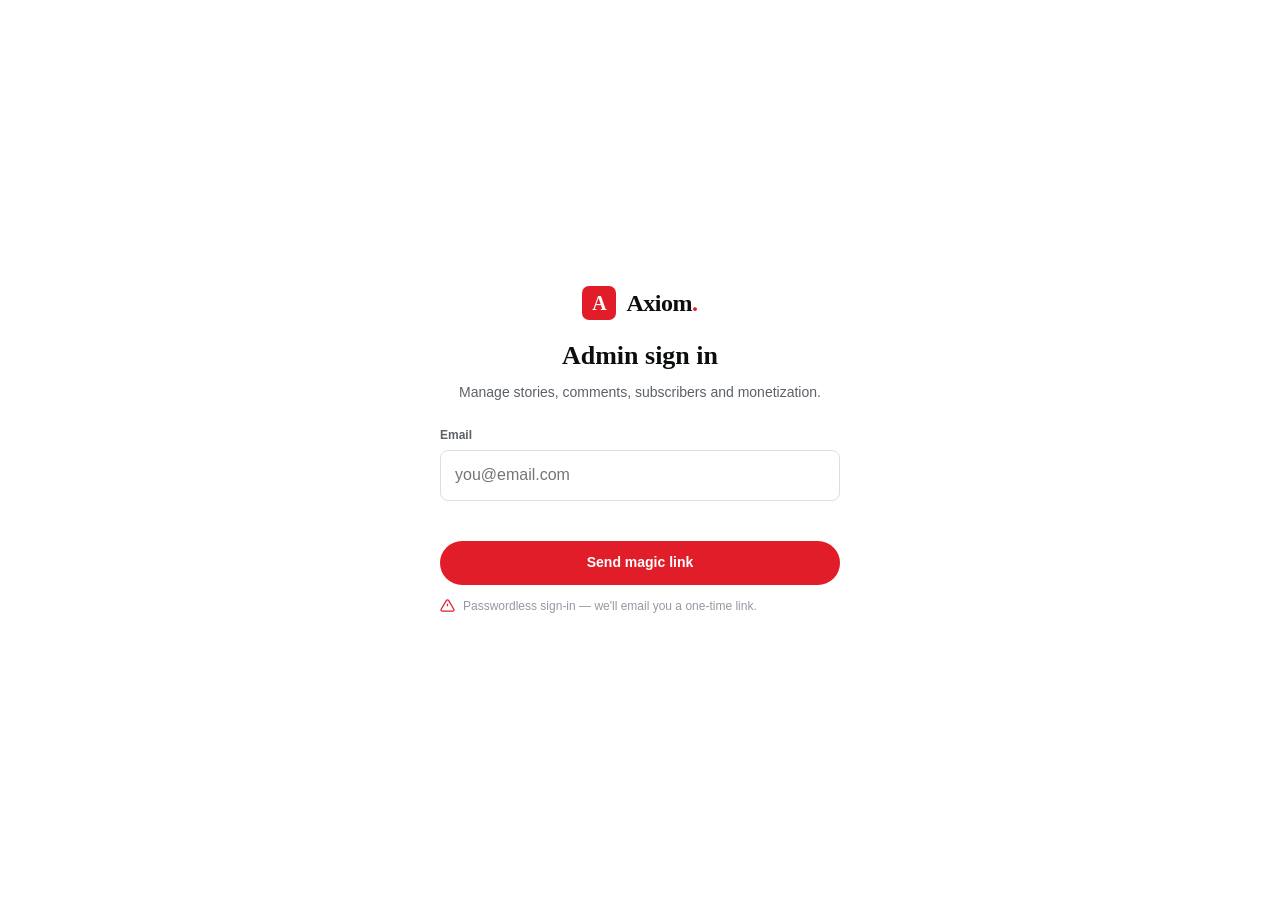
<file: admin.html>
<!DOCTYPE html>
<html lang="en">
<head>
<meta charset="utf-8">
<meta name="viewport" content="width=device-width, initial-scale=1">
<title>Axiom — Admin</title>
<meta name="robots" content="noindex, nofollow">
<meta http-equiv="Content-Security-Policy" content="default-src 'self'; base-uri 'self'; object-src 'none'; img-src 'self' data: blob: https:; style-src 'self' 'unsafe-inline' https://fonts.googleapis.com; font-src 'self' https://fonts.gstatic.com; script-src 'self'; connect-src 'self' https://aiupteocubknkbgchtme.supabase.co wss://aiupteocubknkbgchtme.supabase.co; frame-ancestors 'none'; form-action 'self'">
<meta name="theme-color" content="#E11D2A">
<link rel="icon" href="data:image/svg+xml,%3Csvg xmlns='http://www.w3.org/2000/svg' viewBox='0 0 32 32'%3E%3Crect width='32' height='32' rx='8' fill='%23E11D2A'/%3E%3Ctext x='16' y='23' font-family='Georgia,serif' font-size='20' font-weight='700' fill='white' text-anchor='middle'%3EA%3C/text%3E%3C/svg%3E">
<link rel="preconnect" href="https://fonts.googleapis.com">
<link rel="preconnect" href="https://fonts.gstatic.com" crossorigin>
<link href="https://fonts.googleapis.com/css2?family=Fraunces:opsz,wght@9..144,400..700&family=Inter:wght@400;500;600;700;800&family=Source+Serif+4:opsz,wght@8..60,400..600&display=swap" rel="stylesheet">
<link rel="stylesheet" href="assets/css/styles.css">
<link rel="stylesheet" href="assets/css/admin.css">
</head>
<body class="admin-body">

<!-- ============ LOGIN GATE (demo, client-side only) ============ -->
<div id="login" class="login" style="display:none">
  <div class="login__card">
    <div class="login__brand"><span class="brand__mark">A</span><span class="brand__name">Axiom<b>.</b></span></div>
    <h1>Admin sign in</h1>
    <p>Manage stories, comments, subscribers and monetization.</p>
    <form id="login-form" autocomplete="off">
      <div class="field-l"><label for="lg-user">Email</label><input id="lg-user" type="email" autocomplete="email" placeholder="you@email.com" required></div>
      <div id="lg-err" class="login__err" role="alert"></div>
      <button class="btn btn--primary btn--block" type="submit">Send magic link</button>
    </form>
    <div class="login__warn">
      <svg width="15" height="15" viewBox="0 0 24 24" fill="none" stroke="currentColor" stroke-width="2"><path d="M12 9v4m0 4h.01M10.3 3.9 1.8 18a2 2 0 0 0 1.7 3h16.9a2 2 0 0 0 1.7-3L13.7 3.9a2 2 0 0 0-3.4 0z"/></svg>
      <span>Passwordless sign-in — we'll email you a one-time link.</span>
    </div>
  </div>
</div>

<!-- ============ APP ============ -->
<div id="app" class="admin" style="display:none">
  <!-- SIDEBAR -->
  <aside class="sidebar">
    <div class="sidebar__brand"><span class="brand__mark">A</span><span class="brand__name" style="font-size:20px">Axiom<b>.</b></span><span class="tag" style="margin-left:auto">ADMIN</span></div>
    <nav class="side-nav">
      <a href="#dashboard" data-view="dashboard"><svg viewBox="0 0 24 24" fill="none" stroke="currentColor" stroke-width="2"><rect x="3" y="3" width="7" height="9"/><rect x="14" y="3" width="7" height="5"/><rect x="14" y="12" width="7" height="9"/><rect x="3" y="16" width="7" height="5"/></svg> Dashboard</a>

      <div class="grp">Content</div>
      <a href="#articles" data-view="articles"><svg viewBox="0 0 24 24" fill="none" stroke="currentColor" stroke-width="2"><path d="M4 4h16v16H4z"/><line x1="8" y1="9" x2="16" y2="9"/><line x1="8" y1="13" x2="16" y2="13"/><line x1="8" y1="17" x2="12" y2="17"/></svg> Articles <span class="badge" data-badge="articles">0</span></a>
      <a href="#categories" data-view="categories"><svg viewBox="0 0 24 24" fill="none" stroke="currentColor" stroke-width="2"><line x1="8" y1="6" x2="21" y2="6"/><line x1="8" y1="12" x2="21" y2="12"/><line x1="8" y1="18" x2="21" y2="18"/><circle cx="3.5" cy="6" r="1.5"/><circle cx="3.5" cy="12" r="1.5"/><circle cx="3.5" cy="18" r="1.5"/></svg> Categories</a>
      <a href="#comments" data-view="comments"><svg viewBox="0 0 24 24" fill="none" stroke="currentColor" stroke-width="2"><path d="M21 15a2 2 0 0 1-2 2H7l-4 4V5a2 2 0 0 1 2-2h14a2 2 0 0 1 2 2z"/></svg> Comments <span class="badge" data-badge="comments">0</span></a>
      <a href="#media" data-view="media"><svg viewBox="0 0 24 24" fill="none" stroke="currentColor" stroke-width="2"><rect x="3" y="3" width="18" height="18" rx="2"/><circle cx="8.5" cy="8.5" r="1.5"/><path d="M21 15l-5-5L5 21"/></svg> Media</a>

      <div class="grp">Audience &amp; Growth</div>
      <a href="#subscribers" data-view="subscribers"><svg viewBox="0 0 24 24" fill="none" stroke="currentColor" stroke-width="2"><path d="M17 21v-2a4 4 0 0 0-4-4H5a4 4 0 0 0-4 4v2"/><circle cx="9" cy="7" r="4"/><path d="M23 21v-2a4 4 0 0 0-3-3.9"/></svg> Subscribers</a>
      <a href="#ads" data-view="ads"><svg viewBox="0 0 24 24" fill="none" stroke="currentColor" stroke-width="2"><path d="M12 1v22M17 5H9.5a3.5 3.5 0 0 0 0 7h5a3.5 3.5 0 0 1 0 7H6"/></svg> Ads &amp; revenue</a>

      <div class="grp">System</div>
      <a href="#security" data-view="security"><svg viewBox="0 0 24 24" fill="none" stroke="currentColor" stroke-width="2"><path d="M12 22s8-4 8-10V5l-8-3-8 3v7c0 6 8 10 8 10z"/></svg> Security</a>
      <a href="#settings" data-view="settings"><svg viewBox="0 0 24 24" fill="none" stroke="currentColor" stroke-width="2"><circle cx="12" cy="12" r="3"/><path d="M19.4 15a1.6 1.6 0 0 0 .3 1.8l.1.1a2 2 0 1 1-2.8 2.8l-.1-.1a1.6 1.6 0 0 0-2.7 1.1V21a2 2 0 1 1-4 0v-.1A1.6 1.6 0 0 0 7 19.3l-.1.1a2 2 0 1 1-2.8-2.8l.1-.1A1.6 1.6 0 0 0 5 13.6H5a2 2 0 1 1 0-4h.1A1.6 1.6 0 0 0 6.7 7l-.1-.1a2 2 0 1 1 2.8-2.8l.1.1a1.6 1.6 0 0 0 2.7-1.1V3a2 2 0 1 1 4 0v.1A1.6 1.6 0 0 0 19 4.7l.1-.1a2 2 0 1 1 2.8 2.8l-.1.1a1.6 1.6 0 0 0 .3 1.8z"/></svg> Settings</a>
    </nav>
    <div class="sidebar__foot">
      <div class="admin-user"><span class="avatar">A</span><div><div class="nm">Admin</div><div class="rl">Administrator</div></div></div>
      <button class="btn btn--ghost btn--block btn--sm" id="logout" style="margin-top:6px">Sign out</button>
    </div>
  </aside>

  <!-- MAIN -->
  <div class="admin-main">
    <header class="topbar">
      <button class="icon-btn side-toggle" id="side-toggle" aria-label="Menu"><svg width="22" height="22" viewBox="0 0 24 24" fill="none" stroke="currentColor" stroke-width="2.2" stroke-linecap="round"><line x1="3" y1="7" x2="21" y2="7"/><line x1="3" y1="12" x2="21" y2="12"/><line x1="3" y1="17" x2="21" y2="17"/></svg></button>
      <h1 id="page-title">Dashboard</h1>
      <div class="spacer"></div>
      <div class="search-mini"><svg width="16" height="16" viewBox="0 0 24 24" fill="none" stroke="currentColor" stroke-width="2.2" stroke-linecap="round"><circle cx="11" cy="11" r="7"/><line x1="21" y1="21" x2="16.5" y2="16.5"/></svg><input type="search" placeholder="Quick search…" aria-label="Search"></div>
      <a class="btn btn--ghost btn--sm" href="index.html" target="_blank" rel="noopener">View site ↗</a>
      <button class="icon-btn theme-toggle" id="admin-theme" aria-label="Toggle theme">
        <svg class="moon" width="20" height="20" viewBox="0 0 24 24" fill="none" stroke="currentColor" stroke-width="2"><path d="M21 12.8A9 9 0 1 1 11.2 3a7 7 0 0 0 9.8 9.8z"/></svg>
        <svg class="sun" width="20" height="20" viewBox="0 0 24 24" fill="none" stroke="currentColor" stroke-width="2"><circle cx="12" cy="12" r="4.5"/><line x1="12" y1="2" x2="12" y2="5"/><line x1="12" y1="19" x2="12" y2="22"/><line x1="2" y1="12" x2="5" y2="12"/><line x1="19" y1="12" x2="22" y2="12"/></svg>
      </button>
    </header>
    <main id="view-host"></main>
  </div>
</div>

<script src="assets/js/supabase.min.js" defer></script>
<script src="assets/js/data.js" defer></script>
<script src="assets/js/supabase.js" defer></script>
<script src="assets/js/admin.js" defer></script>
</body>
</html>
</file>
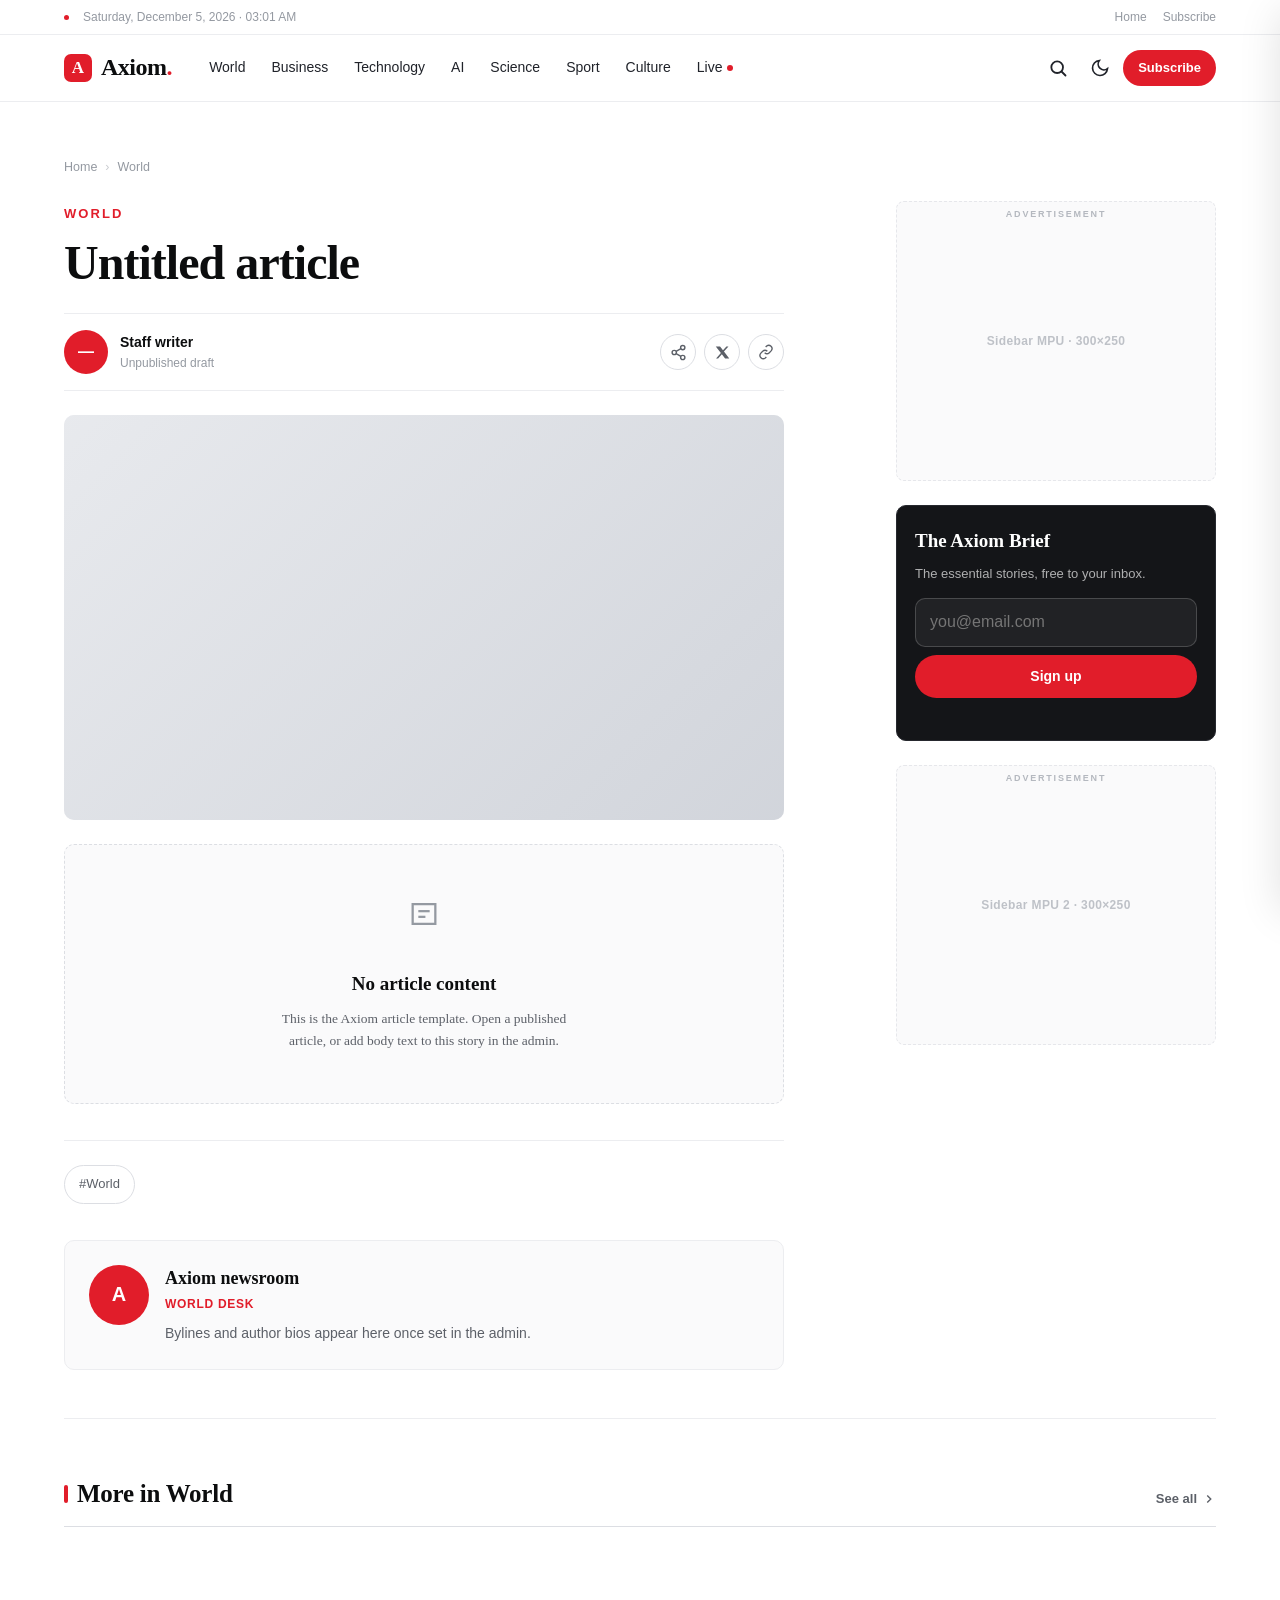
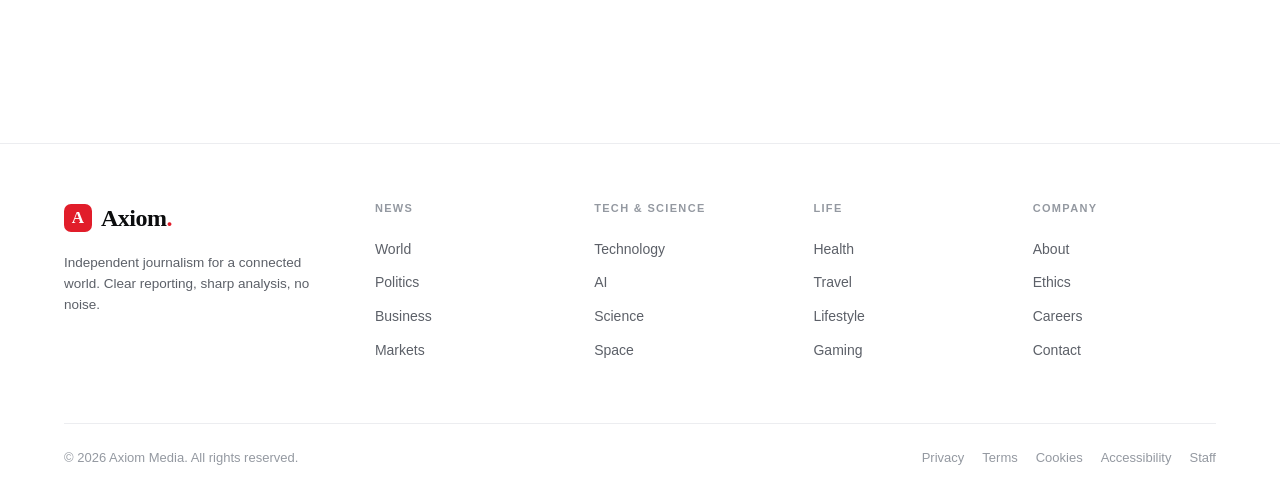
<file: article.html>
<!DOCTYPE html>
<html lang="en">
<head>
<meta charset="utf-8">
<meta name="viewport" content="width=device-width, initial-scale=1, viewport-fit=cover">
<title>Article — Axiom</title>
<meta name="description" content="Read the latest from Axiom.">
<meta name="theme-color" content="#E11D2A">
<meta http-equiv="Content-Security-Policy" content="default-src 'self'; base-uri 'self'; object-src 'none'; img-src 'self' data: https:; style-src 'self' 'unsafe-inline' https://fonts.googleapis.com; font-src 'self' https://fonts.gstatic.com; script-src 'self'; connect-src 'self' https://aiupteocubknkbgchtme.supabase.co wss://aiupteocubknkbgchtme.supabase.co; frame-ancestors 'none'; form-action 'self'">
<meta name="referrer" content="strict-origin-when-cross-origin">
<link rel="canonical" href="https://www.axiom.news/">
<meta name="robots" content="index, follow, max-image-preview:large">

<meta property="og:type" content="article">
<meta property="og:site_name" content="Axiom">
<meta property="og:image" content="https://www.axiom.news/assets/img/og.svg">
<meta name="twitter:card" content="summary_large_image">
<meta name="twitter:image" content="https://www.axiom.news/assets/img/og.svg">

<link rel="icon" href="data:image/svg+xml,%3Csvg xmlns='http://www.w3.org/2000/svg' viewBox='0 0 32 32'%3E%3Crect width='32' height='32' rx='8' fill='%23E11D2A'/%3E%3Ctext x='16' y='23' font-family='Georgia,serif' font-size='20' font-weight='700' fill='white' text-anchor='middle'%3EA%3C/text%3E%3C/svg%3E">
<link rel="preconnect" href="https://fonts.googleapis.com">
<link rel="preconnect" href="https://fonts.gstatic.com" crossorigin>
<link href="https://fonts.googleapis.com/css2?family=Fraunces:ital,opsz,wght@0,9..144,400..700;1,9..144,400..600&family=Inter:wght@400;500;600;700;800&family=Source+Serif+4:ital,opsz,wght@0,8..60,400..600;1,8..60,400&display=swap" rel="stylesheet">
<link rel="stylesheet" href="assets/css/styles.css">
</head>
<body>
<a class="skip-link" href="#main">Skip to content</a>
<div class="progress" role="progressbar" aria-label="Reading progress"></div>

<div class="utility-bar">
  <div class="container">
    <div class="u-left"><span class="u-dot"></span><time data-date>—</time></div>
    <div class="u-right"><a href="index.html" class="hide-s">Home</a><a href="index.html#newsletter" class="hide-s">Subscribe</a></div>
  </div>
</div>

<header class="site-header">
  <div class="container header-main">
    <a class="brand" href="index.html" aria-label="Axiom home"><span class="brand__mark">A</span><span class="brand__name">Axiom<b>.</b></span></a>
    <nav class="primary-nav" aria-label="Primary">
      <li><a class="nav-link" href="category.html" data-cat="world">World</a></li>
      <li><a class="nav-link" href="category.html" data-cat="business">Business</a></li>
      <li><a class="nav-link" href="category.html" data-cat="technology">Technology</a></li>
      <li><a class="nav-link" href="category.html" data-cat="ai">AI</a></li>
      <li><a class="nav-link" href="category.html" data-cat="science">Science</a></li>
      <li><a class="nav-link" href="category.html" data-cat="sport">Sport</a></li>
      <li><a class="nav-link" href="category.html" data-cat="culture">Culture</a></li>
      <li><a class="nav-link" href="category.html" data-cat="live" data-live>Live</a></li>
    </nav>
    <div class="header-actions">
      <button class="icon-btn" data-open-search aria-label="Search"><svg width="20" height="20" viewBox="0 0 24 24" fill="none" stroke="currentColor" stroke-width="2.2" stroke-linecap="round"><circle cx="11" cy="11" r="7"/><line x1="21" y1="21" x2="16.5" y2="16.5"/></svg></button>
      <button class="icon-btn theme-toggle" data-theme-toggle aria-label="Toggle dark mode">
        <svg class="moon" width="20" height="20" viewBox="0 0 24 24" fill="none" stroke="currentColor" stroke-width="2"><path d="M21 12.8A9 9 0 1 1 11.2 3a7 7 0 0 0 9.8 9.8z"/></svg>
        <svg class="sun" width="20" height="20" viewBox="0 0 24 24" fill="none" stroke="currentColor" stroke-width="2"><circle cx="12" cy="12" r="4.5"/><line x1="12" y1="2" x2="12" y2="5"/><line x1="12" y1="19" x2="12" y2="22"/><line x1="2" y1="12" x2="5" y2="12"/><line x1="19" y1="12" x2="22" y2="12"/></svg>
      </button>
      <a class="btn btn--primary btn--sm hide-s" href="index.html#newsletter">Subscribe</a>
      <button class="icon-btn hamburger" data-open-drawer aria-label="Open menu"><svg width="22" height="22" viewBox="0 0 24 24" fill="none" stroke="currentColor" stroke-width="2.2" stroke-linecap="round"><line x1="3" y1="7" x2="21" y2="7"/><line x1="3" y1="12" x2="21" y2="12"/><line x1="3" y1="17" x2="21" y2="17"/></svg></button>
    </div>
  </div>
</header>

<main id="main" class="container section">
  <nav class="breadcrumb" aria-label="Breadcrumb"><a href="index.html">Home</a></nav>

  <div class="article-wrap" style="margin-top:24px">
    <article class="article">
      <header class="article-header">
        <span class="kicker">Section</span>
        <h1>Article</h1>
        <p class="dek"></p>
        <div class="article-meta">
          <div class="author">
            <span class="avatar">—</span>
            <div><div class="name">Staff writer</div><div class="sub"></div></div>
          </div>
          <div class="share" aria-label="Share this article">
            <a href="#" data-share="native" aria-label="Share"><svg width="17" height="17" viewBox="0 0 24 24" fill="none" stroke="currentColor" stroke-width="2"><circle cx="18" cy="5" r="3"/><circle cx="6" cy="12" r="3"/><circle cx="18" cy="19" r="3"/><line x1="8.6" y1="13.5" x2="15.4" y2="17.5"/><line x1="15.4" y1="6.5" x2="8.6" y2="10.5"/></svg></a>
            <a href="#" aria-label="Share on X"><svg width="15" height="15" viewBox="0 0 24 24" fill="currentColor"><path d="M18.244 2.25h3.308l-7.227 8.26 8.502 11.24H16.17l-5.214-6.817L4.99 21.75H1.68l7.73-8.835L1.254 2.25H8.08l4.713 6.231z"/></svg></a>
            <a href="#" data-share="copy" aria-label="Copy link"><svg width="16" height="16" viewBox="0 0 24 24" fill="none" stroke="currentColor" stroke-width="2"><path d="M10 13a5 5 0 0 0 7 0l3-3a5 5 0 0 0-7-7l-1.5 1.5"/><path d="M14 11a5 5 0 0 0-7 0l-3 3a5 5 0 0 0 7 7l1.5-1.5"/></svg></a>
          </div>
        </div>
      </header>

      <figure class="article-hero">
        <div class="media g-world"></div>
      </figure>

      <div class="article-body" data-article-body></div>

      <div class="tags-row"></div>

      <div class="author-box">
        <span class="avatar">A</span>
        <div>
          <h4>Axiom newsroom</h4>
          <div class="role">Desk</div>
          <p>Bylines and author bios appear here once set in the admin.</p>
        </div>
      </div>
    </article>

    <aside class="aside">
      <div class="ad ad--mpu"><span class="ad__slot">Sidebar MPU · 300×250</span></div>
      <div class="widget" style="background:#141518;border-color:#26282e;color:#fff">
        <div class="widget__body" style="padding:20px 18px">
          <h3 style="font-family:var(--font-display);font-size:19px;font-weight:600;color:#fff">The Axiom Brief</h3>
          <p style="font-size:13px;color:rgba(255,255,255,.66);margin-top:8px">The essential stories, free to your inbox.</p>
          <form class="form" data-newsletter style="margin-top:14px;display:flex;flex-direction:column;gap:8px">
            <input type="email" required placeholder="you@email.com" style="padding:11px 14px;border-radius:10px;border:1.5px solid rgba(255,255,255,.18);background:rgba(255,255,255,.06);color:#fff">
            <button class="btn btn--primary btn--block" type="submit">Sign up</button>
            <span class="msg" style="font-size:12px;min-height:14px"></span>
          </form>
        </div>
      </div>
      <div class="ad ad--mpu"><span class="ad__slot">Sidebar MPU 2 · 300×250</span></div>
    </aside>
  </div>

  <section class="section article-related" style="border-top:1px solid var(--border);margin-top:48px">
    <div class="section-head"><h2 data-related-title>Related</h2><a class="more" href="category.html" data-cat="world">See all <svg width="14" height="14" viewBox="0 0 24 24" fill="none" stroke="currentColor" stroke-width="2.4"><polyline points="9 6 15 12 9 18"/></svg></a></div>
    <div class="grid grid--4" data-related></div>
  </section>
</main>

<footer class="site-footer">
  <div class="container">
    <div class="footer-top">
      <div class="footer-brand">
        <a class="brand" href="index.html"><span class="brand__mark">A</span><span class="brand__name">Axiom<b>.</b></span></a>
        <p>Independent journalism for a connected world. Clear reporting, sharp analysis, no noise.</p>
      </div>
      <div class="footer-col"><h4>News</h4><a href="category.html" data-cat="world">World</a><a href="category.html" data-cat="world">Politics</a><a href="category.html" data-cat="business">Business</a><a href="category.html" data-cat="business">Markets</a></div>
      <div class="footer-col"><h4>Tech &amp; Science</h4><a href="category.html" data-cat="technology">Technology</a><a href="category.html" data-cat="ai">AI</a><a href="category.html" data-cat="science">Science</a><a href="category.html" data-cat="science">Space</a></div>
      <div class="footer-col"><h4>Life</h4><a href="category.html" data-cat="health">Health</a><a href="category.html" data-cat="travel">Travel</a><a href="category.html" data-cat="lifestyle">Lifestyle</a><a href="category.html" data-cat="gaming">Gaming</a></div>
      <div class="footer-col"><h4>Company</h4><a href="#">About</a><a href="#">Ethics</a><a href="#">Careers</a><a href="#">Contact</a></div>
    </div>
    <div class="footer-bottom">
      <span>© <span data-year>2026</span> Axiom Media. All rights reserved.</span>
      <nav aria-label="Legal"><a href="#">Privacy</a><a href="#">Terms</a><a href="#">Cookies</a><a href="#">Accessibility</a><a href="admin.html">Staff</a></nav>
    </div>
  </div>
</footer>

<button class="to-top" aria-label="Back to top"><svg width="20" height="20" viewBox="0 0 24 24" fill="none" stroke="currentColor" stroke-width="2.4" stroke-linecap="round"><polyline points="18 15 12 9 6 15"/></svg></button>

<div class="search-overlay" role="dialog" aria-modal="true" aria-label="Search">
  <div class="search-box">
    <div class="field">
      <svg width="22" height="22" viewBox="0 0 24 24" fill="none" stroke="var(--accent)" stroke-width="2.4" stroke-linecap="round"><circle cx="11" cy="11" r="7"/><line x1="21" y1="21" x2="16.5" y2="16.5"/></svg>
      <input type="search" placeholder="Search Axiom…" aria-label="Search">
      <button class="icon-btn" data-close-search aria-label="Close"><svg width="20" height="20" viewBox="0 0 24 24" fill="none" stroke="currentColor" stroke-width="2.2" stroke-linecap="round"><line x1="6" y1="6" x2="18" y2="18"/><line x1="18" y1="6" x2="6" y2="18"/></svg></button>
    </div>
    <p class="hint">Browse sections</p>
    <div class="terms"></div>
  </div>
</div>

<div class="scrim-bg" data-close-drawer></div>
<aside class="drawer" aria-label="Mobile menu">
  <div class="drawer__head">
    <a class="brand" href="index.html"><span class="brand__mark">A</span><span class="brand__name">Axiom<b>.</b></span></a>
    <button class="icon-btn" data-close-drawer aria-label="Close menu"><svg width="22" height="22" viewBox="0 0 24 24" fill="none" stroke="currentColor" stroke-width="2.2" stroke-linecap="round"><line x1="6" y1="6" x2="18" y2="18"/><line x1="18" y1="6" x2="6" y2="18"/></svg></button>
  </div>
  <nav>
    <a href="category.html" data-cat="world">World</a><a href="category.html" data-cat="business">Business</a><a href="category.html" data-cat="technology">Technology</a><a href="category.html" data-cat="ai">AI</a><a href="category.html" data-cat="science">Science</a><a href="category.html" data-cat="sport">Sport</a><a href="category.html" data-cat="health">Health</a><a href="category.html" data-cat="culture">Culture</a>
  </nav>
  <div class="drawer__foot"><a class="btn btn--primary btn--block" href="index.html#newsletter">Subscribe</a><a class="btn btn--ghost btn--block" href="admin.html">Admin</a></div>
</aside>

<script src="assets/js/supabase.min.js" defer></script>
<script src="assets/js/data.js" defer></script>
<script src="assets/js/supabase.js" defer></script>
<script src="assets/js/main.js" defer></script>
<script src="assets/js/ads.js" defer></script>
</body>
</html>
</file>
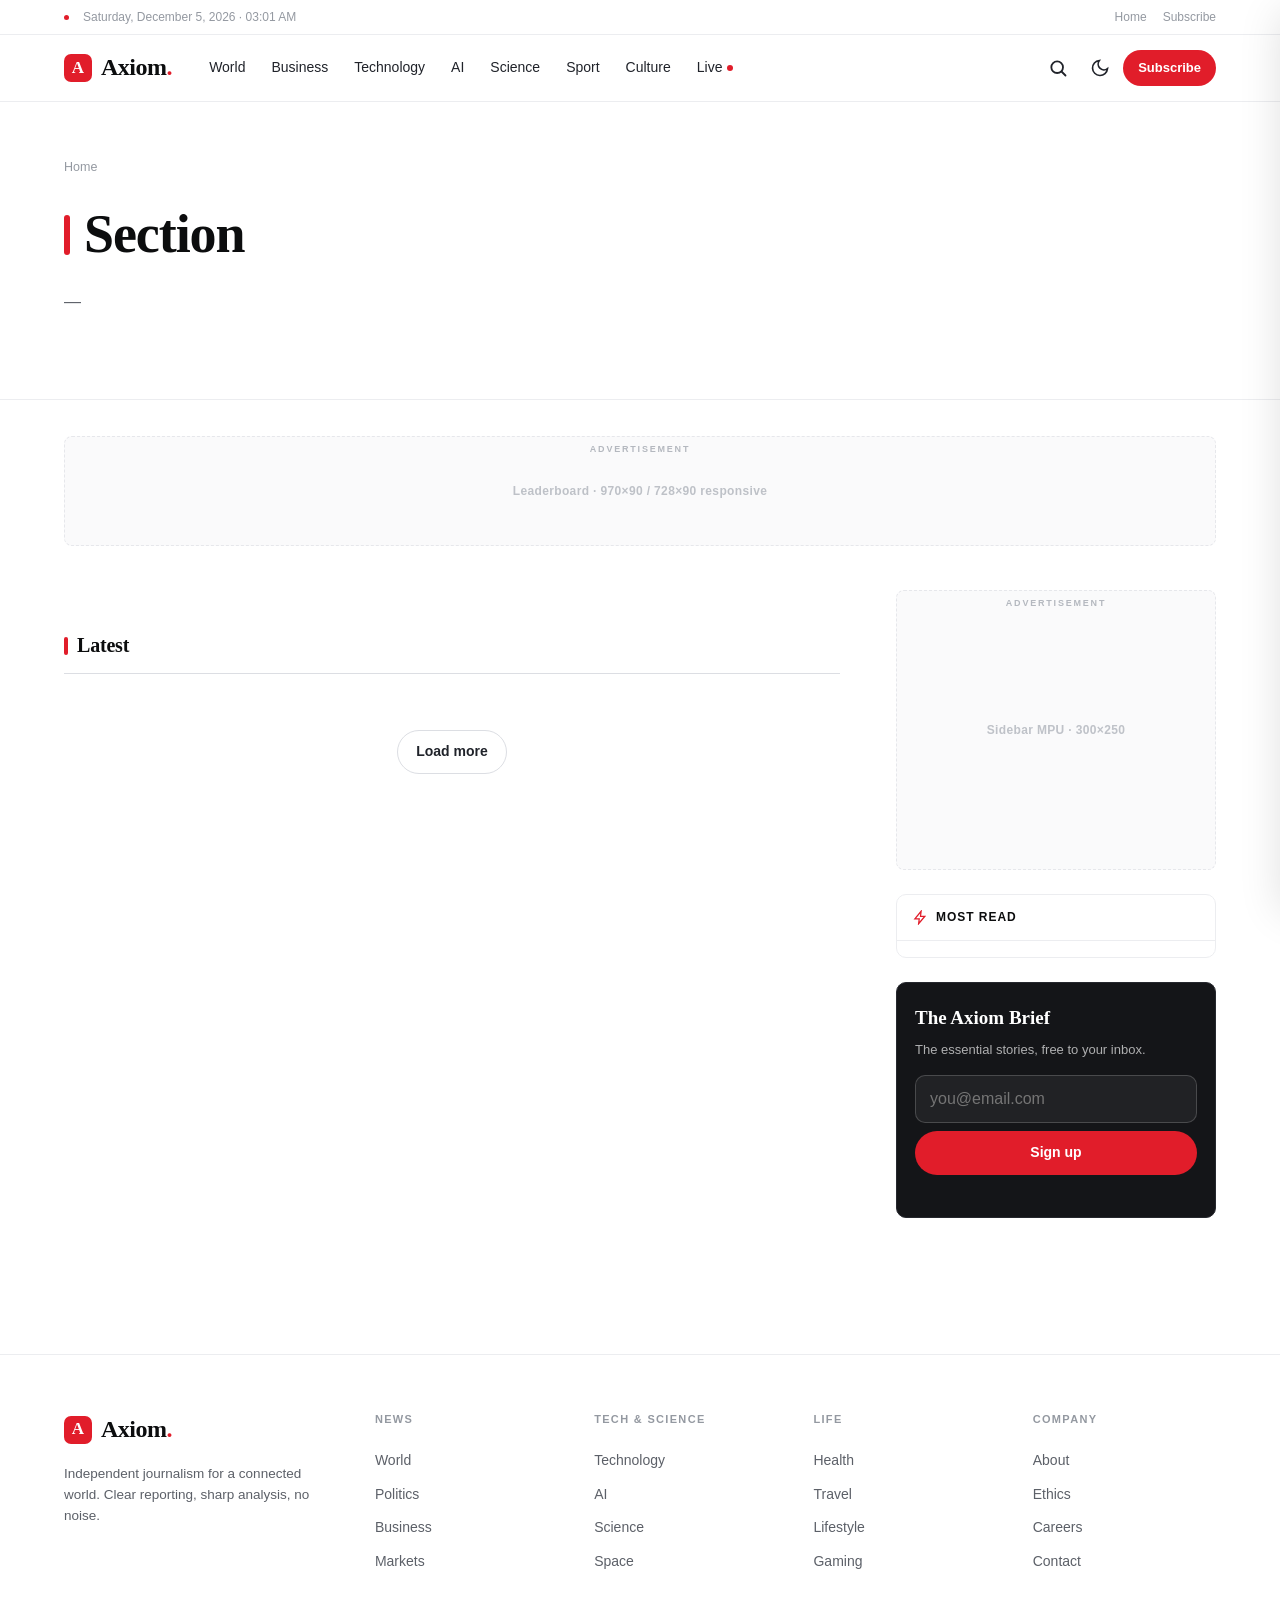
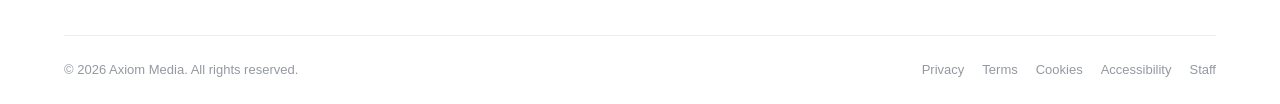
<file: category.html>
<!DOCTYPE html>
<html lang="en">
<head>
<meta charset="utf-8">
<meta name="viewport" content="width=device-width, initial-scale=1, viewport-fit=cover">
<title>Section — Axiom</title>
<meta name="description" content="Latest news and analysis from Axiom.">
<meta name="theme-color" content="#E11D2A">
<meta http-equiv="Content-Security-Policy" content="default-src 'self'; base-uri 'self'; object-src 'none'; img-src 'self' data: https:; style-src 'self' 'unsafe-inline' https://fonts.googleapis.com; font-src 'self' https://fonts.gstatic.com; script-src 'self'; connect-src 'self' https://aiupteocubknkbgchtme.supabase.co wss://aiupteocubknkbgchtme.supabase.co; frame-ancestors 'none'; form-action 'self'">
<meta name="referrer" content="strict-origin-when-cross-origin">
<link rel="canonical" href="https://www.axiom.news/">
<meta name="robots" content="index, follow, max-image-preview:large">
<meta property="og:type" content="website">
<meta property="og:site_name" content="Axiom">
<meta property="og:image" content="https://www.axiom.news/assets/img/og.svg">
<meta name="twitter:card" content="summary_large_image">
<meta name="twitter:image" content="https://www.axiom.news/assets/img/og.svg">

<link rel="icon" href="data:image/svg+xml,%3Csvg xmlns='http://www.w3.org/2000/svg' viewBox='0 0 32 32'%3E%3Crect width='32' height='32' rx='8' fill='%23E11D2A'/%3E%3Ctext x='16' y='23' font-family='Georgia,serif' font-size='20' font-weight='700' fill='white' text-anchor='middle'%3EA%3C/text%3E%3C/svg%3E">
<link rel="preconnect" href="https://fonts.googleapis.com">
<link rel="preconnect" href="https://fonts.gstatic.com" crossorigin>
<link href="https://fonts.googleapis.com/css2?family=Fraunces:ital,opsz,wght@0,9..144,400..700;1,9..144,400..600&family=Inter:wght@400;500;600;700;800&family=Source+Serif+4:ital,opsz,wght@0,8..60,400..600;1,8..60,400&display=swap" rel="stylesheet">
<link rel="stylesheet" href="assets/css/styles.css">

<script type="application/ld+json">
{ "@context": "https://schema.org", "@type": "CollectionPage", "name": "Axiom section", "url": "https://www.axiom.news/",
  "isPartOf": { "@type": "WebSite", "name": "Axiom", "url": "https://www.axiom.news/" } }
</script>
</head>
<body>
<a class="skip-link" href="#main">Skip to content</a>

<div class="utility-bar">
  <div class="container">
    <div class="u-left"><span class="u-dot"></span><time data-date>—</time></div>
    <div class="u-right"><a href="index.html" class="hide-s">Home</a><a href="index.html#newsletter" class="hide-s">Subscribe</a></div>
  </div>
</div>

<header class="site-header">
  <div class="container header-main">
    <a class="brand" href="index.html" aria-label="Axiom home"><span class="brand__mark">A</span><span class="brand__name">Axiom<b>.</b></span></a>
    <nav class="primary-nav" aria-label="Primary">
      <li><a class="nav-link" href="category.html" data-cat="world">World</a></li>
      <li><a class="nav-link" href="category.html" data-cat="business">Business</a></li>
      <li><a class="nav-link" href="category.html" data-cat="technology">Technology</a></li>
      <li><a class="nav-link" href="category.html" data-cat="ai">AI</a></li>
      <li><a class="nav-link" href="category.html" data-cat="science">Science</a></li>
      <li><a class="nav-link" href="category.html" data-cat="sport">Sport</a></li>
      <li><a class="nav-link" href="category.html" data-cat="culture">Culture</a></li>
      <li><a class="nav-link" href="category.html" data-cat="live" data-live>Live</a></li>
    </nav>
    <div class="header-actions">
      <button class="icon-btn" data-open-search aria-label="Search"><svg width="20" height="20" viewBox="0 0 24 24" fill="none" stroke="currentColor" stroke-width="2.2" stroke-linecap="round"><circle cx="11" cy="11" r="7"/><line x1="21" y1="21" x2="16.5" y2="16.5"/></svg></button>
      <button class="icon-btn theme-toggle" data-theme-toggle aria-label="Toggle dark mode">
        <svg class="moon" width="20" height="20" viewBox="0 0 24 24" fill="none" stroke="currentColor" stroke-width="2"><path d="M21 12.8A9 9 0 1 1 11.2 3a7 7 0 0 0 9.8 9.8z"/></svg>
        <svg class="sun" width="20" height="20" viewBox="0 0 24 24" fill="none" stroke="currentColor" stroke-width="2"><circle cx="12" cy="12" r="4.5"/><line x1="12" y1="2" x2="12" y2="5"/><line x1="12" y1="19" x2="12" y2="22"/><line x1="2" y1="12" x2="5" y2="12"/><line x1="19" y1="12" x2="22" y2="12"/></svg>
      </button>
      <a class="btn btn--primary btn--sm hide-s" href="index.html#newsletter">Subscribe</a>
      <button class="icon-btn hamburger" data-open-drawer aria-label="Open menu"><svg width="22" height="22" viewBox="0 0 24 24" fill="none" stroke="currentColor" stroke-width="2.2" stroke-linecap="round"><line x1="3" y1="7" x2="21" y2="7"/><line x1="3" y1="12" x2="21" y2="12"/><line x1="3" y1="17" x2="21" y2="17"/></svg></button>
    </div>
  </div>
</header>

<main id="main">
  <section class="cat-hero">
    <div class="container">
      <nav class="breadcrumb" aria-label="Breadcrumb" style="margin-bottom:16px"><a href="index.html">Home</a></nav>
      <h1><span class="dot"></span>Section</h1>
      <p>—</p>
      <div class="filters"></div>
      <div class="cat-stats"></div>
    </div>
  </section>

  <div class="container"><div class="ad ad--leaderboard"><span class="ad__slot">Leaderboard · 970×90 / 728×90 responsive</span></div></div>

  <section class="section container" style="padding-top:8px">
    <div class="with-aside">
      <div>
        <div data-cat-featured></div>
        <div class="section-head" style="margin-top:40px"><h2 style="font-size:20px">Latest</h2></div>
        <div class="grid grid--2" data-feed></div>
        <div class="flex center" style="justify-content:center;margin-top:32px">
          <button class="btn btn--ghost" data-load-more>Load more</button>
        </div>
      </div>

      <aside class="aside">
        <div class="ad ad--mpu"><span class="ad__slot">Sidebar MPU · 300×250</span></div>
        <div class="widget">
          <div class="widget__head"><h3><svg width="15" height="15" viewBox="0 0 24 24" fill="none" stroke="currentColor" stroke-width="2"><path d="M13 2 3 14h7l-1 8 10-12h-7z"/></svg> Most read</h3></div>
          <div class="widget__body"><ul class="mostread"></ul></div>
        </div>
        <div class="widget" style="background:#141518;border-color:#26282e;color:#fff">
          <div class="widget__body" style="padding:20px 18px">
            <h3 style="font-family:var(--font-display);font-size:19px;font-weight:600;color:#fff">The Axiom Brief</h3>
            <p style="font-size:13px;color:rgba(255,255,255,.66);margin-top:8px">The essential stories, free to your inbox.</p>
            <form class="form" data-newsletter style="margin-top:14px;display:flex;flex-direction:column;gap:8px">
              <input type="email" required placeholder="you@email.com" style="padding:11px 14px;border-radius:10px;border:1.5px solid rgba(255,255,255,.18);background:rgba(255,255,255,.06);color:#fff">
              <button class="btn btn--primary btn--block" type="submit">Sign up</button>
              <span class="msg" style="font-size:12px;min-height:14px"></span>
            </form>
          </div>
        </div>
      </aside>
    </div>
  </section>
</main>

<footer class="site-footer">
  <div class="container">
    <div class="footer-top">
      <div class="footer-brand">
        <a class="brand" href="index.html"><span class="brand__mark">A</span><span class="brand__name">Axiom<b>.</b></span></a>
        <p>Independent journalism for a connected world. Clear reporting, sharp analysis, no noise.</p>
      </div>
      <div class="footer-col"><h4>News</h4><a href="category.html" data-cat="world">World</a><a href="category.html" data-cat="world">Politics</a><a href="category.html" data-cat="business">Business</a><a href="category.html" data-cat="business">Markets</a></div>
      <div class="footer-col"><h4>Tech &amp; Science</h4><a href="category.html" data-cat="technology">Technology</a><a href="category.html" data-cat="ai">AI</a><a href="category.html" data-cat="science">Science</a><a href="category.html" data-cat="science">Space</a></div>
      <div class="footer-col"><h4>Life</h4><a href="category.html" data-cat="health">Health</a><a href="category.html" data-cat="travel">Travel</a><a href="category.html" data-cat="lifestyle">Lifestyle</a><a href="category.html" data-cat="gaming">Gaming</a></div>
      <div class="footer-col"><h4>Company</h4><a href="#">About</a><a href="#">Ethics</a><a href="#">Careers</a><a href="#">Contact</a></div>
    </div>
    <div class="footer-bottom">
      <span>© <span data-year>2026</span> Axiom Media. All rights reserved.</span>
      <nav aria-label="Legal"><a href="#">Privacy</a><a href="#">Terms</a><a href="#">Cookies</a><a href="#">Accessibility</a><a href="admin.html">Staff</a></nav>
    </div>
  </div>
</footer>

<button class="to-top" aria-label="Back to top"><svg width="20" height="20" viewBox="0 0 24 24" fill="none" stroke="currentColor" stroke-width="2.4" stroke-linecap="round"><polyline points="18 15 12 9 6 15"/></svg></button>

<div class="search-overlay" role="dialog" aria-modal="true" aria-label="Search">
  <div class="search-box">
    <div class="field">
      <svg width="22" height="22" viewBox="0 0 24 24" fill="none" stroke="var(--accent)" stroke-width="2.4" stroke-linecap="round"><circle cx="11" cy="11" r="7"/><line x1="21" y1="21" x2="16.5" y2="16.5"/></svg>
      <input type="search" placeholder="Search Axiom…" aria-label="Search">
      <button class="icon-btn" data-close-search aria-label="Close"><svg width="20" height="20" viewBox="0 0 24 24" fill="none" stroke="currentColor" stroke-width="2.2" stroke-linecap="round"><line x1="6" y1="6" x2="18" y2="18"/><line x1="18" y1="6" x2="6" y2="18"/></svg></button>
    </div>
    <p class="hint">Browse sections</p>
    <div class="terms"></div>
  </div>
</div>

<div class="scrim-bg" data-close-drawer></div>
<aside class="drawer" aria-label="Mobile menu">
  <div class="drawer__head">
    <a class="brand" href="index.html"><span class="brand__mark">A</span><span class="brand__name">Axiom<b>.</b></span></a>
    <button class="icon-btn" data-close-drawer aria-label="Close menu"><svg width="22" height="22" viewBox="0 0 24 24" fill="none" stroke="currentColor" stroke-width="2.2" stroke-linecap="round"><line x1="6" y1="6" x2="18" y2="18"/><line x1="18" y1="6" x2="6" y2="18"/></svg></button>
  </div>
  <nav>
    <a href="category.html" data-cat="world">World</a><a href="category.html" data-cat="business">Business</a><a href="category.html" data-cat="technology">Technology</a><a href="category.html" data-cat="ai">AI</a><a href="category.html" data-cat="science">Science</a><a href="category.html" data-cat="sport">Sport</a><a href="category.html" data-cat="health">Health</a><a href="category.html" data-cat="culture">Culture</a>
  </nav>
  <div class="drawer__foot"><a class="btn btn--primary btn--block" href="index.html#newsletter">Subscribe</a><a class="btn btn--ghost btn--block" href="admin.html">Admin</a></div>
</aside>

<script src="assets/js/supabase.min.js" defer></script>
<script src="assets/js/data.js" defer></script>
<script src="assets/js/supabase.js" defer></script>
<script src="assets/js/main.js" defer></script>
<script src="assets/js/ads.js" defer></script>
</body>
</html>
</file>
<file: assets/css/styles.css>
/* =====================================================================
   AXIOM — Minimal editorial news system
   Restraint-first: whitespace, hairlines, strong type, one accent.
   Accent: Signal Red (#E11D2A). Light + dark.
   Class API is stable — markup keeps working.
   ===================================================================== */

/* ---------- 1. TOKENS ---------- */
:root {
  --accent: #E11D2A;
  --accent-press: #B8141F;
  --accent-tint: #FBECEC;
  --accent-ink: #ffffff;

  --ink: #0C0D0E;
  --text: #20232A;
  --text-2: #5C6068;
  --text-3: #9499A1;

  --bg: #FFFFFF;
  --surface: #FAFAFB;
  --surface-2: #F1F2F4;
  --header-bg: rgba(255, 255, 255, .85);

  --border: #ECEDF0;
  --border-strong: #DCDEE3;

  --ad-bg: #FAFAFB;
  --ad-border: #E6E7EB;
  --ad-label: #B4B8BF;
  --positive: #117A45;
  --negative: #C71F2D;

  --shadow-sm: 0 1px 2px rgba(12, 13, 14, .04);
  --shadow-pop: 0 12px 40px rgba(12, 13, 14, .12);

  --r-xs: 4px; --r-sm: 8px; --r: 10px; --r-lg: 14px; --r-pill: 999px;

  --font-display: "Fraunces", Georgia, "Times New Roman", serif;
  --font-ui: "Inter", -apple-system, BlinkMacSystemFont, "Segoe UI", Roboto, sans-serif;
  --font-read: "Source Serif 4", Georgia, serif;

  --s1: 4px; --s2: 8px; --s3: 12px; --s4: 16px; --s5: 24px;
  --s6: 36px; --s7: 56px; --s8: 80px; --s9: 112px;

  --container: 1200px;
  --gutter: 24px;
  --header-h: 66px;

  --ease: cubic-bezier(.22, .61, .36, 1);
  --fast: .15s;
  --med: .25s;
  color-scheme: light;
}
[data-theme="dark"] {
  --accent: #FF4D58;
  --accent-press: #FF6E76;
  --accent-tint: #2A1517;
  --accent-ink: #0C0D0E;

  --ink: #F5F6F8;
  --text: #E5E7EB;
  --text-2: #A2A7B0;
  --text-3: #6E747D;

  --bg: #000000;
  --surface: #0A0A0B;
  --surface-2: #141416;
  --header-bg: rgba(0, 0, 0, .82);

  --border: #1C1C1F;
  --border-strong: #2A2A2E;

  --ad-bg: #0A0A0B;
  --ad-border: #24262C;
  --ad-label: #565C65;
  --positive: #3FCB82;
  --negative: #FF5B66;

  --shadow-sm: 0 1px 2px rgba(0, 0, 0, .4);
  --shadow-pop: 0 16px 50px rgba(0, 0, 0, .6);
  color-scheme: dark;
}

/* ---------- 2. RESET ---------- */
*, *::before, *::after { box-sizing: border-box; margin: 0; padding: 0; }
html { -webkit-text-size-adjust: 100%; scroll-behavior: smooth; }
@media (prefers-reduced-motion: reduce) {
  html { scroll-behavior: auto; }
  *, *::before, *::after { animation: none !important; transition-duration: .001ms !important; }
}
body {
  font-family: var(--font-ui);
  background: var(--bg);
  color: var(--text);
  line-height: 1.55;
  -webkit-font-smoothing: antialiased;
  text-rendering: optimizeLegibility;
  transition: background var(--med) var(--ease), color var(--med) var(--ease);
  overflow-x: hidden;
}
img, svg, video { display: block; max-width: 100%; }
a { color: inherit; text-decoration: none; }
button { font: inherit; cursor: pointer; border: none; background: none; color: inherit; }
input { font: inherit; }
ul { list-style: none; }
:focus-visible { outline: 2px solid var(--accent); outline-offset: 2px; border-radius: 2px; }
::selection { background: var(--accent); color: #fff; }

.skip-link { position: absolute; left: -999px; top: 8px; z-index: 200; background: var(--ink); color: var(--bg); padding: 10px 16px; border-radius: var(--r-sm); }
.skip-link:focus { left: 8px; }

/* ---------- 3. LAYOUT ---------- */
.container { max-width: var(--container); margin-inline: auto; padding-inline: var(--gutter); }
.section { padding-block: var(--s7); }
.section--tight { padding-block: var(--s6); }
.muted { color: var(--text-2); }
.divider { height: 1px; background: var(--border); border: none; margin-block: var(--s5); }

/* ---------- 4. TYPOGRAPHY ---------- */
.kicker { font-family: var(--font-ui); font-size: 11px; font-weight: 700; letter-spacing: .16em; text-transform: uppercase; color: var(--accent); }
.headline, .serif { font-family: var(--font-display); }

.section-head { display: flex; align-items: baseline; justify-content: space-between; gap: var(--s4); margin-bottom: var(--s5); padding-bottom: var(--s3); border-bottom: 1px solid var(--border-strong); }
.section-head h2 { font-family: var(--font-display); font-weight: 600; font-size: clamp(19px, 2.2vw, 25px); letter-spacing: -.01em; color: var(--ink); display: flex; align-items: center; gap: 9px; }
.section-head h2::before { content: ""; width: 4px; height: 18px; border-radius: 2px; background: var(--accent); display: inline-block; }
.section-head a.more { font-family: var(--font-ui); font-size: 13px; font-weight: 600; color: var(--text-2); display: inline-flex; align-items: center; gap: 5px; white-space: nowrap; transition: color var(--fast) var(--ease), gap var(--fast) var(--ease); }
.section-head a.more:hover { color: var(--accent); gap: 9px; }

/* ---------- 5. BUTTONS / PILLS ---------- */
.btn { display: inline-flex; align-items: center; gap: 8px; justify-content: center; font-family: var(--font-ui); font-weight: 600; font-size: 14px; padding: 10px 18px; border-radius: var(--r-pill); border: 1px solid transparent; transition: background var(--fast) var(--ease), color var(--fast), border-color var(--fast), transform var(--fast); }
.btn:active { transform: translateY(1px); }
.btn--primary { background: var(--accent); color: var(--accent-ink); }
.btn--primary:hover { background: var(--accent-press); }
.btn--ghost { border-color: var(--border-strong); color: var(--text); background: transparent; }
.btn--ghost:hover { border-color: var(--ink); color: var(--ink); }
.btn--sm { padding: 7px 14px; font-size: 13px; }
.btn--block { width: 100%; }

.tag { display: inline-flex; align-items: center; gap: 6px; font-size: 10px; font-weight: 700; letter-spacing: .12em; text-transform: uppercase; padding: 4px 8px; border-radius: var(--r-xs); background: var(--accent); color: var(--accent-ink); }
.tag--soft { background: rgba(255, 255, 255, .92); color: #111; backdrop-filter: blur(4px); }
[data-theme="dark"] .tag--soft { background: rgba(20, 22, 26, .82); color: #fff; }

.chip { font-family: var(--font-ui); font-size: 13px; font-weight: 500; white-space: nowrap; padding: 8px 14px; border-radius: var(--r-pill); border: 1px solid var(--border-strong); background: transparent; color: var(--text-2); transition: all var(--fast) var(--ease); }
.chip:hover { border-color: var(--ink); color: var(--ink); }
.chip--active { background: var(--ink); color: var(--bg); border-color: var(--ink); }

/* ---------- 6. MEDIA PLACEHOLDERS (neutral, theme-aware tints) ---------- */
.media { position: relative; overflow: hidden; background: var(--surface-2); aspect-ratio: 16 / 10; isolation: isolate; }
.media::before { content: ""; position: absolute; inset: 0; background: linear-gradient(135deg, hsl(var(--hue, 220) 14% 92%), hsl(var(--hue, 220) 12% 84%)); transition: transform .5s var(--ease); }
[data-theme="dark"] .media::before { background: linear-gradient(135deg, hsl(var(--hue, 220) 12% 15%), hsl(var(--hue, 220) 10% 10%)); }
a:hover > .media::before, .card:hover .media::before, .hero__lead:hover .media::before { transform: scale(1.03); }

/* muted topic hues */
.g-tech { --hue: 214; } .g-ai { --hue: 270; } .g-biz { --hue: 150; }
.g-world { --hue: 220; } .g-sport { --hue: 26; } .g-ent { --hue: 330; }
.g-health { --hue: 172; } .g-sci { --hue: 224; } .g-pol { --hue: 2; }
.g-life { --hue: 44; } .g-travel { --hue: 194; } .g-game { --hue: 258; }

.media__label { position: absolute; left: 12px; top: 12px; z-index: 2; }
.media__credit { position: absolute; right: 10px; bottom: 8px; z-index: 2; font-size: 9.5px; letter-spacing: .04em; color: var(--text-3); }

/* ---------- 7. HEADER ---------- */
.utility-bar { background: transparent; color: var(--text-3); font-size: 12px; border-bottom: 1px solid var(--border); }
.utility-bar .container { display: flex; align-items: center; justify-content: space-between; height: 34px; }
.utility-bar .u-left { display: flex; align-items: center; gap: 14px; }
.utility-bar time { font-variant-numeric: tabular-nums; }
.utility-bar .u-dot { width: 5px; height: 5px; border-radius: 50%; background: var(--accent); }
.utility-bar a { color: var(--text-3); transition: color var(--fast); }
.utility-bar a:hover { color: var(--accent); }
.utility-bar .u-right { display: flex; align-items: center; gap: 16px; }
.u-social { display: flex; gap: 12px; }
.u-social a { display: grid; place-items: center; }

.site-header { position: sticky; top: 0; z-index: 100; background: var(--header-bg); backdrop-filter: saturate(180%) blur(14px); border-bottom: 1px solid var(--border); transition: border-color var(--med); }
.site-header.is-stuck { border-bottom-color: var(--border-strong); }
.header-main { display: flex; align-items: center; gap: var(--s5); height: var(--header-h); }

.brand { display: flex; align-items: center; gap: 9px; flex: none; }
.brand__mark { width: 28px; height: 28px; border-radius: 7px; background: var(--accent); display: grid; place-items: center; color: #fff; font-family: var(--font-display); font-weight: 600; font-size: 17px; }
.brand__name { font-family: var(--font-display); font-weight: 600; font-size: 24px; letter-spacing: -.02em; color: var(--ink); }
.brand__name b { color: var(--accent); font-weight: 600; }

.primary-nav { display: flex; align-items: stretch; gap: 0; height: 100%; flex: 1; }
.primary-nav > li { display: flex; align-items: center; position: static; }
.nav-link { display: inline-flex; align-items: center; gap: 5px; height: 100%; padding: 0 13px; font-size: 14px; font-weight: 500; color: var(--text); position: relative; transition: color var(--fast); }
.nav-link[data-live]::after { content: ""; width: 6px; height: 6px; border-radius: 50%; background: var(--accent); }
.nav-link:hover { color: var(--accent); }
.has-mega > .nav-link::before { content: ""; position: absolute; left: 13px; right: 13px; bottom: -1px; height: 2px; background: var(--accent); transform: scaleX(0); transform-origin: left; transition: transform var(--fast) var(--ease); }
.has-mega:hover > .nav-link::before, .has-mega:focus-within > .nav-link::before { transform: scaleX(1); }

.header-actions { display: flex; align-items: center; gap: 4px; flex: none; }
.icon-btn { width: 38px; height: 38px; border-radius: 50%; display: grid; place-items: center; color: var(--text); transition: background var(--fast), color var(--fast); }
.icon-btn:hover { background: var(--surface-2); color: var(--accent); }
.theme-toggle .sun { display: none; }
[data-theme="dark"] .theme-toggle .sun { display: block; }
[data-theme="dark"] .theme-toggle .moon { display: none; }

/* Mega menu */
.mega { position: absolute; left: 0; right: 0; top: 100%; background: var(--bg); border-top: 1px solid var(--border); border-bottom: 1px solid var(--border); box-shadow: var(--shadow-pop); opacity: 0; visibility: hidden; transform: translateY(6px); transition: opacity var(--fast) var(--ease), transform var(--fast) var(--ease), visibility var(--fast); }
.has-mega:hover .mega, .has-mega:focus-within .mega { opacity: 1; visibility: visible; transform: translateY(0); }
.mega__grid { display: grid; grid-template-columns: 1fr 1fr 1.6fr; gap: var(--s6); padding-block: var(--s6); }
.mega__col h4 { font-size: 11px; letter-spacing: .14em; text-transform: uppercase; color: var(--text-3); margin-bottom: var(--s3); }
.mega__col a { display: block; padding: 7px 0; font-size: 14px; font-weight: 500; color: var(--text); border-bottom: 1px solid var(--border); transition: color var(--fast), padding-left var(--fast); }
.mega__col a:hover { color: var(--accent); padding-left: 4px; }
.mega__feature { display: grid; grid-template-columns: 1fr 1fr; gap: var(--s4); }
.mega__card .media { aspect-ratio: 16 / 11; border-radius: var(--r-sm); margin-bottom: 10px; }
.mega__card h5 { font-family: var(--font-display); font-size: 15px; font-weight: 600; line-height: 1.2; color: var(--ink); }

/* ---------- 8. BREAKING TICKER ---------- */
.ticker { background: transparent; border-bottom: 1px solid var(--border); display: flex; align-items: stretch; overflow: hidden; }
.ticker__label { flex: none; display: inline-flex; align-items: center; gap: 8px; color: var(--accent); padding: 0 18px 0 0; margin-right: 18px; border-right: 1px solid var(--border); font-size: 11.5px; font-weight: 800; letter-spacing: .1em; text-transform: uppercase; }
.ticker__label .blink { width: 7px; height: 7px; border-radius: 50%; background: var(--accent); animation: blink 1.4s steps(2) infinite; }
@keyframes blink { 50% { opacity: .25; } }
.ticker__viewport { overflow: hidden; flex: 1; position: relative; }
.ticker__track { display: inline-flex; align-items: center; gap: 40px; white-space: nowrap; padding-left: 100%; animation: ticker 40s linear infinite; }
.ticker:hover .ticker__track { animation-play-state: paused; }
.ticker__track a { display: inline-flex; align-items: center; gap: 10px; font-size: 13.5px; font-weight: 500; color: var(--text-2); height: 42px; transition: color var(--fast); }
.ticker__track a:hover { color: var(--accent); }
.ticker__track a::before { content: ""; width: 4px; height: 4px; border-radius: 50%; background: var(--text-3); }
@keyframes ticker { to { transform: translateX(-100%); } }

/* ---------- 9. HERO ---------- */
.hero { padding-top: var(--s6); }
.hero__grid { display: grid; grid-template-columns: 1.8fr 1fr; gap: var(--s6); }
.hero__lead { position: relative; border-radius: var(--r-lg); overflow: hidden; min-height: 500px; display: flex; }
.hero__lead .media { position: absolute; inset: 0; aspect-ratio: auto; }
.hero__lead .media::before { background: linear-gradient(150deg, #2a2e35, #14161a) !important; }
.hero__lead .scrim { position: absolute; inset: 0; z-index: 1; background: linear-gradient(180deg, rgba(8, 9, 12, 0) 30%, rgba(8, 9, 12, .85) 100%); }
.hero__lead .content { position: relative; z-index: 2; margin-top: auto; padding: var(--s6); color: #fff; }
.hero__lead h1 { font-family: var(--font-display); font-weight: 600; font-size: clamp(28px, 3.6vw, 46px); line-height: 1.06; letter-spacing: -.02em; max-width: 17ch; margin-top: var(--s3); color: #fff; }
.hero__lead p { margin-top: var(--s3); font-size: 16px; color: rgba(255, 255, 255, .82); max-width: 52ch; }
.byline { display: flex; align-items: center; gap: 9px; margin-top: var(--s4); font-size: 13px; flex-wrap: wrap; }
.byline .avatar { width: 28px; height: 28px; border-radius: 50%; background: var(--accent); display: grid; place-items: center; color: #fff; font-weight: 700; font-size: 11px; flex: none; }
.byline .sep { width: 3px; height: 3px; border-radius: 50%; background: currentColor; opacity: .5; }
.hero__lead .byline { color: rgba(255, 255, 255, .8); }

.hero__side { display: flex; flex-direction: column; gap: var(--s5); }
.side-story { display: grid; grid-template-columns: 92px 1fr; gap: var(--s4); align-items: start; padding-bottom: var(--s5); border-bottom: 1px solid var(--border); }
.side-story:last-child { border-bottom: none; padding-bottom: 0; }
.side-story .media { border-radius: var(--r-sm); aspect-ratio: 1 / 1; }
.side-story h3 { font-family: var(--font-display); font-weight: 600; font-size: 16px; line-height: 1.2; color: var(--ink); margin-top: 4px; transition: color var(--fast); }
.side-story:hover h3 { color: var(--accent); }
.side-story .meta { margin-top: 6px; font-size: 12px; color: var(--text-3); display: flex; gap: 8px; align-items: center; }

/* ---------- 10. CARDS ---------- */
.card { display: flex; flex-direction: column; background: transparent; border-radius: var(--r); overflow: visible; }
.card .media { border-radius: var(--r-sm); }
.card__body { padding-top: var(--s3); display: flex; flex-direction: column; gap: 8px; }
.card h3 { font-family: var(--font-display); font-weight: 600; font-size: 19px; line-height: 1.18; color: var(--ink); transition: color var(--fast); }
.card:hover h3 { color: var(--accent); }
.card p { font-size: 14px; color: var(--text-2); line-height: 1.5; }
.card .meta { font-size: 12px; color: var(--text-3); display: flex; align-items: center; gap: 8px; margin-top: auto; }
.card .meta .cat { color: var(--accent); font-weight: 700; text-transform: uppercase; letter-spacing: .07em; font-size: 11px; }

.card--row { flex-direction: row; gap: var(--s4); align-items: start; }
.card--row .media { flex: none; width: 132px; aspect-ratio: 4 / 3; }
.card--row h3 { font-size: 16px; }
.card--row .card__body { padding-top: 0; }

.grid { display: grid; gap: var(--s6) var(--s5); }
.grid--3 { grid-template-columns: repeat(3, 1fr); }
.grid--4 { grid-template-columns: repeat(4, 1fr); }
.grid--2 { grid-template-columns: repeat(2, 1fr); }

.with-aside { display: grid; grid-template-columns: 1fr 320px; gap: var(--s7); align-items: start; }
.aside { display: flex; flex-direction: column; gap: var(--s5); position: sticky; top: calc(var(--header-h) + 16px); }

/* ---------- 11. TRENDING RAIL ---------- */
.rail { display: grid; grid-auto-flow: column; grid-auto-columns: minmax(270px, 1fr); gap: var(--s5); overflow-x: auto; scroll-snap-type: x mandatory; padding-bottom: 8px; scrollbar-width: thin; }
.rail > * { scroll-snap-align: start; }
.rank-card { display: grid; grid-template-columns: auto 1fr; gap: var(--s4); align-items: center; padding: var(--s4) 0; border-top: 2px solid var(--ink); }
.rank-card .rank { font-family: var(--font-display); font-weight: 600; font-size: 34px; line-height: 1; color: var(--text-3); }
.rank-card:hover .rank { color: var(--accent); }
.rank-card h3 { font-family: var(--font-display); font-weight: 600; font-size: 16px; line-height: 1.22; color: var(--ink); transition: color var(--fast); }
.rank-card:hover h3 { color: var(--accent); }
.rank-card .meta { font-size: 11.5px; color: var(--text-3); margin-top: 5px; }

/* ---------- 12. WIDGETS ---------- */
.widget { border: 1px solid var(--border); border-radius: var(--r); background: var(--bg); overflow: hidden; }
.widget__head { display: flex; align-items: center; justify-content: space-between; padding: 13px 16px; border-bottom: 1px solid var(--border); }
.widget__head h3 { font-family: var(--font-ui); font-size: 12px; font-weight: 700; letter-spacing: .08em; text-transform: uppercase; color: var(--ink); display: flex; align-items: center; gap: 8px; }
.widget__head h3 svg { color: var(--accent); }
.widget__body { padding: 4px 16px 12px; }

.mostread li { display: grid; grid-template-columns: auto 1fr; gap: 14px; align-items: baseline; padding: 12px 0; border-bottom: 1px solid var(--border); }
.mostread li:last-child { border-bottom: none; }
.mostread .n { font-family: var(--font-display); font-weight: 600; font-size: 18px; color: var(--accent); width: 18px; }
.mostread a { font-family: var(--font-display); font-weight: 600; font-size: 14.5px; line-height: 1.25; color: var(--ink); transition: color var(--fast); }
.mostread a:hover { color: var(--accent); }
.mostread .meta { font-size: 11px; color: var(--text-3); margin-top: 3px; }

.weather { display: grid; grid-template-columns: repeat(4, 1fr); }
.weather__day { text-align: center; padding: 16px 8px; border-right: 1px solid var(--border); }
.weather__day:last-child { border-right: none; }
.weather__day .lbl { font-size: 11px; color: var(--text-2); }
.weather__day svg { margin: 10px auto; color: var(--accent); }
.weather__day .t { font-family: var(--font-display); font-size: 24px; font-weight: 600; color: var(--ink); }
.weather__day .d { font-size: 10px; color: var(--text-3); margin-top: 6px; letter-spacing: .04em; }

.market-row { display: flex; align-items: center; justify-content: space-between; padding: 11px 0; border-bottom: 1px solid var(--border); font-size: 13px; }
.market-row:last-child { border-bottom: none; }
.market-row .sym { font-weight: 600; color: var(--ink); display: flex; align-items: center; gap: 9px; }
.market-row .sym .ic { width: 24px; height: 24px; border-radius: 6px; display: grid; place-items: center; font-size: 11px; font-weight: 800; color: #fff; }
.market-row .val { text-align: right; }
.market-row .price { font-variant-numeric: tabular-nums; font-weight: 600; color: var(--ink); }
.market-row .chg { font-variant-numeric: tabular-nums; font-weight: 700; font-size: 12px; }
.up { color: var(--positive); } .down { color: var(--negative); }
.flash-up { animation: flashUp .6s var(--ease); }
.flash-down { animation: flashDown .6s var(--ease); }
@keyframes flashUp { 0% { background: rgba(17, 122, 69, .14); } 100% { background: transparent; } }
@keyframes flashDown { 0% { background: rgba(199, 31, 45, .14); } 100% { background: transparent; } }

/* poll */
.poll-opt { position: relative; overflow: hidden; }
.poll-opt .fill { position: absolute; inset: 0; background: var(--accent-tint); transform-origin: left; transform: scaleX(0); transition: transform .6s var(--ease); z-index: 0; }
.poll-opt.voted .fill { transform: scaleX(var(--pct, 0)); }
.poll-opt > * { position: relative; z-index: 1; }

/* ---------- 13. ADS ---------- */
.ad { position: relative; display: flex; align-items: center; justify-content: center; text-align: center; background: var(--ad-bg); border: 1px dashed var(--ad-border); border-radius: var(--r-sm); color: var(--ad-label); overflow: hidden; }
.ad::before { content: "ADVERTISEMENT"; position: absolute; top: 6px; left: 50%; transform: translateX(-50%); font-size: 9px; letter-spacing: .2em; font-weight: 700; }
.ad__slot { font-size: 12px; letter-spacing: .03em; font-weight: 600; opacity: .85; }
.ad--leaderboard { height: 110px; margin-block: var(--s6); }
.ad--infeed { grid-column: 1 / -1; height: 120px; }
.ad--mpu { height: 280px; }
.ad--inline { height: 100px; margin-block: var(--s5); }
.ad--half { height: 600px; }

.anchor-ad { position: fixed; left: 0; right: 0; bottom: 0; z-index: 95; background: var(--bg); border-top: 1px solid var(--border-strong); transform: translateY(110%); transition: transform var(--med) var(--ease); }
.anchor-ad.show { transform: translateY(0); }
.anchor-ad .inner { position: relative; height: 84px; display: flex; align-items: center; justify-content: center; }
.anchor-ad .ad { height: 64px; width: min(728px, 92%); border-style: solid; }
.anchor-ad__close { position: absolute; right: 10px; top: -13px; width: 26px; height: 26px; border-radius: 50%; background: var(--ink); color: var(--bg); display: grid; place-items: center; box-shadow: var(--shadow-sm); }

/* ---------- 14. CATEGORY BLOCK ---------- */
.cat-block { padding-block: var(--s6); border-top: 1px solid var(--border); }
.cat-feature { display: grid; grid-template-columns: 1.4fr 1fr; gap: var(--s6); }
.cat-feature .lead .media { aspect-ratio: 16 / 10; border-radius: var(--r); }
.cat-feature .lead h3 { font-family: var(--font-display); font-weight: 600; font-size: clamp(21px, 2.4vw, 28px); line-height: 1.12; margin-top: var(--s3); color: var(--ink); transition: color var(--fast); }
.cat-feature .lead:hover h3 { color: var(--accent); }
.cat-feature .lead p { margin-top: 10px; color: var(--text-2); max-width: 60ch; }
.cat-list { display: flex; flex-direction: column; }
.cat-list .card--row { padding: var(--s4) 0; border-bottom: 1px solid var(--border); }
.cat-list .card--row:first-child { padding-top: 0; }
.cat-list .card--row:last-child { border-bottom: none; }

/* ---------- 15. NEWSLETTER BAND (minimal, bordered) ---------- */
.newsletter { border: 1px solid var(--border-strong); border-radius: var(--r-lg); overflow: hidden; background: var(--surface); }
.newsletter__inner { display: grid; grid-template-columns: 1.2fr 1fr; gap: var(--s7); align-items: center; padding: var(--s7); }
.newsletter h2 { font-family: var(--font-display); font-weight: 600; font-size: clamp(24px, 2.8vw, 34px); line-height: 1.08; letter-spacing: -.01em; color: var(--ink); }
.newsletter p { color: var(--text-2); margin-top: var(--s3); max-width: 46ch; }
.newsletter .form { display: flex; gap: 10px; }
.newsletter input[type=email] { flex: 1; padding: 13px 16px; border-radius: var(--r-pill); border: 1px solid var(--border-strong); background: var(--bg); color: var(--text); }
.newsletter input::placeholder { color: var(--text-3); }
.newsletter input:focus-visible { outline-color: var(--accent); border-color: transparent; }
.newsletter .fineprint { font-size: 12px; color: var(--text-3); margin-top: 12px; }
.newsletter .msg { font-size: 13px; margin-top: 10px; min-height: 18px; color: var(--positive); font-weight: 600; }
.newsletter .trust { display: flex; gap: 26px; margin-top: var(--s5); }
.newsletter .trust b { font-family: var(--font-display); font-size: 22px; display: block; color: var(--ink); }
.newsletter .trust span { font-size: 11px; color: var(--text-3); }

/* ---------- 16. FOOTER ---------- */
.site-footer { border-top: 1px solid var(--border); margin-top: var(--s8); }
.footer-top { display: grid; grid-template-columns: 1.5fr repeat(4, 1fr); gap: var(--s6); padding-block: var(--s7); }
.footer-brand .brand { margin-bottom: var(--s4); }
.footer-brand p { font-size: 13.5px; color: var(--text-2); max-width: 34ch; }
.footer-col h4 { font-size: 11px; letter-spacing: .12em; text-transform: uppercase; color: var(--text-3); margin-bottom: var(--s4); }
.footer-col a { display: block; padding: 6px 0; font-size: 14px; color: var(--text-2); transition: color var(--fast), padding-left var(--fast); }
.footer-col a:hover { color: var(--accent); padding-left: 3px; }
.footer-social { display: flex; gap: 10px; margin-top: var(--s4); }
.footer-social a { width: 36px; height: 36px; border-radius: 50%; border: 1px solid var(--border-strong); display: grid; place-items: center; color: var(--text-2); transition: all var(--fast); }
.footer-social a:hover { border-color: var(--accent); color: var(--accent); }
.footer-bottom { border-top: 1px solid var(--border); padding-block: var(--s5); display: flex; align-items: center; justify-content: space-between; gap: var(--s4); flex-wrap: wrap; font-size: 13px; color: var(--text-3); }
.footer-bottom nav { display: flex; gap: 18px; flex-wrap: wrap; }
.footer-bottom a:hover { color: var(--accent); }

/* ---------- 17. BACK TO TOP ---------- */
.to-top { position: fixed; right: 22px; bottom: 104px; z-index: 90; width: 44px; height: 44px; border-radius: 50%; background: var(--ink); color: var(--bg); display: grid; place-items: center; box-shadow: var(--shadow-pop); opacity: 0; transform: translateY(12px); pointer-events: none; transition: opacity var(--fast), transform var(--fast); }
.to-top.show { opacity: 1; transform: translateY(0); pointer-events: auto; }

/* ---------- 18. SEARCH OVERLAY ---------- */
.search-overlay { position: fixed; inset: 0; z-index: 150; background: rgba(8, 9, 12, .5); backdrop-filter: blur(5px); opacity: 0; visibility: hidden; transition: opacity var(--fast), visibility var(--fast); }
.search-overlay.open { opacity: 1; visibility: visible; }
.search-box { max-width: 660px; margin: 12vh auto 0; background: var(--bg); border-radius: var(--r-lg); box-shadow: var(--shadow-pop); padding: var(--s5); transform: translateY(-10px); transition: transform var(--med) var(--ease); }
.search-overlay.open .search-box { transform: translateY(0); }
.search-box .field { display: flex; align-items: center; gap: 12px; border-bottom: 2px solid var(--ink); padding-bottom: 14px; }
.search-box input { flex: 1; border: none; background: none; font-family: var(--font-display); font-size: 22px; color: var(--ink); }
.search-box input:focus-visible { outline: none; }
.search-box .hint { margin-top: var(--s4); font-size: 12px; color: var(--text-3); }
.search-box .terms { display: flex; flex-wrap: wrap; gap: 8px; margin-top: var(--s3); }
.search-results { margin-top: var(--s4); display: flex; flex-direction: column; }
.search-results a { display: flex; align-items: baseline; gap: 10px; padding: 11px 0; border-bottom: 1px solid var(--border); font-family: var(--font-display); font-weight: 600; font-size: 16px; color: var(--ink); transition: color var(--fast), padding-left var(--fast); }
.search-results a:hover { color: var(--accent); padding-left: 4px; }
.search-results a .rc { font-family: var(--font-ui); font-size: 10px; font-weight: 700; letter-spacing: .08em; text-transform: uppercase; color: var(--accent); flex: none; }
.search-results .none { color: var(--text-3); font-size: 14px; padding: 14px 0; }

/* ---------- 19. MOBILE DRAWER ---------- */
.drawer { position: fixed; inset: 0 0 0 auto; width: min(86vw, 340px); z-index: 160; background: var(--bg); box-shadow: var(--shadow-pop); transform: translateX(100%); transition: transform var(--med) var(--ease); display: flex; flex-direction: column; overflow-y: auto; }
.drawer.open { transform: translateX(0); }
.drawer__head { display: flex; align-items: center; justify-content: space-between; padding: var(--s4) var(--s5); border-bottom: 1px solid var(--border); position: sticky; top: 0; background: var(--bg); }
.drawer nav { padding: var(--s3) var(--s5); }
.drawer nav a { display: flex; align-items: center; justify-content: space-between; padding: 14px 0; font-family: var(--font-display); font-size: 18px; font-weight: 600; color: var(--ink); border-bottom: 1px solid var(--border); }
.drawer nav a:hover { color: var(--accent); }
.drawer__foot { margin-top: auto; padding: var(--s5); border-top: 1px solid var(--border); display: flex; gap: 10px; }
.scrim-bg { position: fixed; inset: 0; z-index: 155; background: rgba(8, 9, 12, .45); opacity: 0; visibility: hidden; transition: opacity var(--fast); }
.scrim-bg.open { opacity: 1; visibility: visible; }
.hamburger { display: none; }

/* ---------- 20. ARTICLE PAGE ---------- */
.progress { position: fixed; top: 0; left: 0; height: 3px; background: var(--accent); z-index: 120; width: 0; }
.breadcrumb { display: flex; align-items: center; gap: 8px; font-size: 12.5px; color: var(--text-3); flex-wrap: wrap; }
.breadcrumb a { transition: color var(--fast); }
.breadcrumb a:hover { color: var(--accent); }
.breadcrumb .sep { opacity: .5; }

.article-wrap { display: grid; grid-template-columns: minmax(0, 1fr) 320px; gap: var(--s7); align-items: start; }
.article { max-width: 720px; }
.article-header .kicker { font-size: 13px; }
.article-header h1 { font-family: var(--font-display); font-weight: 600; font-size: clamp(28px, 4vw, 48px); line-height: 1.06; letter-spacing: -.02em; color: var(--ink); margin-top: var(--s3); }
.article-header .dek { font-family: var(--font-read); font-size: 20px; line-height: 1.5; color: var(--text-2); margin-top: var(--s4); }
.article-meta { display: flex; align-items: center; justify-content: space-between; gap: var(--s4); flex-wrap: wrap; margin-top: var(--s5); padding-block: var(--s4); border-block: 1px solid var(--border); }
.author { display: flex; align-items: center; gap: 12px; }
.author .avatar { width: 44px; height: 44px; border-radius: 50%; background: var(--accent); display: grid; place-items: center; color: #fff; font-weight: 700; flex: none; }
.author .name { font-weight: 700; color: var(--ink); font-size: 14px; }
.author .sub { font-size: 12px; color: var(--text-3); }
.share { display: flex; gap: 8px; }
.share a { width: 36px; height: 36px; border-radius: 50%; border: 1px solid var(--border-strong); display: grid; place-items: center; color: var(--text-2); transition: all var(--fast); }
.share a:hover { border-color: var(--accent); color: var(--accent); }

.article-hero { margin-block: var(--s5); }
.article-hero .media { aspect-ratio: 16 / 9; border-radius: var(--r); }
.article-hero figcaption { font-size: 12.5px; color: var(--text-3); margin-top: 10px; padding-left: 12px; border-left: 2px solid var(--accent); }

.article-body { font-family: var(--font-read); font-size: 19px; line-height: 1.75; color: var(--text); }
.article-body > p { margin-block: var(--s4); }
.article-body > p:first-of-type::first-letter { font-family: var(--font-display); font-size: 58px; font-weight: 600; float: left; line-height: .82; padding: 6px 12px 0 0; color: var(--ink); }
.article-body h2 { font-family: var(--font-display); font-size: 26px; font-weight: 600; line-height: 1.18; color: var(--ink); margin-top: var(--s7); margin-bottom: var(--s3); }
.article-body h3 { font-family: var(--font-display); font-size: 21px; font-weight: 600; color: var(--ink); margin-top: var(--s6); margin-bottom: var(--s2); }
.article-body a { color: var(--accent); text-decoration: underline; text-underline-offset: 3px; text-decoration-thickness: 1px; }
.article-body ul, .article-body ol { margin: var(--s4) 0 var(--s4) var(--s6); }
.article-body li { margin-block: 8px; }
.article-body ul li { list-style: disc; } .article-body ol li { list-style: decimal; }
.pullquote { font-family: var(--font-display); font-weight: 500; font-style: italic; font-size: 25px; line-height: 1.32; color: var(--ink); margin: var(--s6) 0; padding-left: var(--s5); border-left: 2px solid var(--accent); }
.inline-fig { margin-block: var(--s6); }
.inline-fig .media { aspect-ratio: 16 / 9; border-radius: var(--r); }
.inline-fig figcaption { font-family: var(--font-ui); font-size: 12.5px; color: var(--text-3); margin-top: 10px; }

.tags-row { display: flex; flex-wrap: wrap; gap: 8px; margin-top: var(--s6); padding-top: var(--s5); border-top: 1px solid var(--border); }
.author-box { display: grid; grid-template-columns: auto 1fr; gap: var(--s4); align-items: start; margin-top: var(--s6); padding: var(--s5); border: 1px solid var(--border); border-radius: var(--r); background: var(--surface); }
.author-box .avatar { width: 60px; height: 60px; border-radius: 50%; background: var(--accent); display: grid; place-items: center; color: #fff; font-weight: 700; font-size: 20px; }
.author-box h4 { font-family: var(--font-display); font-size: 18px; font-weight: 600; color: var(--ink); }
.author-box .role { font-size: 12px; color: var(--accent); font-weight: 700; text-transform: uppercase; letter-spacing: .06em; margin-top: 2px; }
.author-box p { font-size: 14px; color: var(--text-2); margin-top: 10px; }

/* ---------- 21. CATEGORY HEADER ---------- */
.cat-hero { padding-block: var(--s7) var(--s6); border-bottom: 1px solid var(--border); }
.cat-hero h1 { font-family: var(--font-display); font-weight: 600; font-size: clamp(32px, 5vw, 54px); letter-spacing: -.02em; color: var(--ink); display: flex; align-items: center; gap: 14px; }
.cat-hero h1 .dot { width: 6px; height: 40px; border-radius: 3px; background: var(--accent); }
.cat-hero p { font-size: 17px; color: var(--text-2); max-width: 64ch; margin-top: var(--s3); }
.cat-hero .filters { display: flex; gap: 9px; flex-wrap: wrap; margin-top: var(--s5); }
.cat-stats { display: flex; gap: var(--s6); margin-top: var(--s5); font-size: 13px; color: var(--text-3); }
.cat-stats b { color: var(--ink); font-family: var(--font-display); }

/* ---------- 22. UTIL ---------- */
.flex { display: flex; } .between { justify-content: space-between; } .center { align-items: center; }
.only-mobile { display: none; }
.fade-up { opacity: 0; transform: translateY(14px); }
.fade-up.in { opacity: 1; transform: translateY(0); transition: opacity .45s var(--ease), transform .45s var(--ease); }

/* ---------- 23. RESPONSIVE ---------- */
@media (max-width: 1024px) {
  .hero__grid { grid-template-columns: 1fr; }
  .hero__lead { min-height: 400px; }
  .mega__grid { grid-template-columns: 1fr 1fr; }
  .footer-top { grid-template-columns: 1fr 1fr 1fr; }
  .footer-brand { grid-column: 1 / -1; }
}
@media (max-width: 900px) {
  .grid--4 { grid-template-columns: repeat(2, 1fr); }
  .grid--3 { grid-template-columns: repeat(2, 1fr); }
  .with-aside, .article-wrap { grid-template-columns: 1fr; }
  .aside { position: static; flex-direction: row; flex-wrap: wrap; }
  .aside > * { flex: 1 1 260px; }
  .cat-feature { grid-template-columns: 1fr; }
  .newsletter__inner { grid-template-columns: 1fr; gap: var(--s5); padding: var(--s6); }
  .primary-nav, .utility-bar .u-left .hide-s { display: none; }
  .hamburger { display: grid; }
  .article { max-width: none; }
}
@media (max-width: 600px) {
  :root { --gutter: 16px; }
  .grid--4, .grid--3, .grid--2 { grid-template-columns: 1fr; }
  .weather { grid-template-columns: repeat(2, 1fr); }
  .weather__day:nth-child(2) { border-right: none; }
  .weather__day:nth-child(1), .weather__day:nth-child(2) { border-bottom: 1px solid var(--border); }
  .footer-top { grid-template-columns: 1fr 1fr; }
  .newsletter .form { flex-direction: column; }
  .article-body { font-size: 18px; }
  .only-mobile { display: block; }
  .hero__lead .content { padding: var(--s4); }
  .ad--leaderboard { height: 90px; }
  .anchor-ad .inner { height: 66px; }
}

/* ---------- 24. EMPTY STATES & PLACEHOLDERS ---------- */
.empty { text-align: center; padding: 52px 24px; border: 1px dashed var(--border-strong); border-radius: var(--r); color: var(--text-2); background: var(--surface); }
.empty.empty--row { grid-column: 1 / -1; }
.empty svg { color: var(--text-3); margin: 0 auto 14px; }
.empty h3 { font-family: var(--font-display); font-size: 19px; font-weight: 600; color: var(--ink); }
.empty p { font-size: 13.5px; color: var(--text-2); margin-top: 6px; max-width: 48ch; margin-inline: auto; line-height: 1.6; }
.empty .btn { margin-top: 18px; }
.widget .empty, .aside .empty { border: none; background: transparent; padding: 28px 12px; }
.hero__empty { border: 1px dashed var(--border-strong); border-radius: var(--r-lg); background: var(--surface); display: flex; flex-direction: column; align-items: center; justify-content: center; text-align: center; min-height: 420px; padding: 40px; }
.hero__empty svg { color: var(--text-3); margin-bottom: 16px; }
.hero__empty h2 { font-family: var(--font-display); font-weight: 600; font-size: 26px; color: var(--ink); }
.hero__empty p { color: var(--text-2); margin-top: 8px; max-width: 44ch; }
.muted-val { color: var(--text-3); font-variant-numeric: tabular-nums; }
.note-src { font-size: 11.5px; color: var(--text-3); }
.placeholder-rows .market-row .price, .placeholder-rows .market-row .chg { color: var(--text-3); }
</file>
<file: assets/css/admin.css>
/* =====================================================================
   AXIOM Admin — dashboard UI (uses tokens from styles.css)
   ===================================================================== */
body.admin-body { background: var(--surface); }

/* ---------- LOGIN GATE ---------- */
.login { position: fixed; inset: 0; z-index: 500; display: grid; place-items: center; background: var(--bg); padding: 24px; }
.login__card { width: 100%; max-width: 400px; }
.login__brand { display: flex; align-items: center; gap: 10px; justify-content: center; margin-bottom: 8px; }
.login__brand .brand__mark { width: 34px; height: 34px; font-size: 20px; }
.login h1 { font-family: var(--font-display); font-weight: 600; font-size: 26px; text-align: center; color: var(--ink); margin-top: 14px; }
.login p { text-align: center; color: var(--text-2); font-size: 14px; margin-top: 6px; }
.login form { margin-top: 22px; display: flex; flex-direction: column; gap: 12px; }
.field-l { display: flex; flex-direction: column; gap: 6px; }
.field-l label { font-size: 12px; font-weight: 600; color: var(--text-2); }
.field-l input { padding: 12px 14px; border: 1px solid var(--border-strong); border-radius: var(--r-sm); background: var(--bg); color: var(--text); }
.field-l input:focus-visible { outline-color: var(--accent); border-color: transparent; }
.login__err { color: var(--accent); font-size: 13px; font-weight: 600; min-height: 16px; }
.login__demo { margin-top: 18px; padding: 12px 14px; border: 1px dashed var(--border-strong); border-radius: var(--r-sm); font-size: 12.5px; color: var(--text-2); background: var(--surface); }
.login__demo b { color: var(--ink); }
.login__warn { margin-top: 12px; font-size: 12px; color: var(--text-3); display: flex; gap: 8px; align-items: flex-start; }
.login__warn svg { flex: none; color: var(--accent); margin-top: 1px; }

/* ---------- SHELL ---------- */
.admin { display: grid; grid-template-columns: 244px 1fr; min-height: 100vh; }
.sidebar { border-right: 1px solid var(--border); background: var(--bg); position: sticky; top: 0; height: 100vh; display: flex; flex-direction: column; overflow-y: auto; }
.sidebar__brand { display: flex; align-items: center; gap: 9px; padding: 18px 20px; border-bottom: 1px solid var(--border); }
.sidebar__brand .tag { font-size: 9px; }
.side-nav { padding: 12px 12px; flex: 1; }
.side-nav .grp { font-size: 10px; font-weight: 700; letter-spacing: .12em; text-transform: uppercase; color: var(--text-3); padding: 14px 10px 6px; }
.side-nav a { display: flex; align-items: center; gap: 11px; padding: 9px 10px; border-radius: var(--r-sm); font-size: 14px; font-weight: 500; color: var(--text-2); transition: background var(--fast), color var(--fast); }
.side-nav a svg { width: 17px; height: 17px; flex: none; }
.side-nav a:hover { background: var(--surface-2); color: var(--ink); }
.side-nav a.active { background: var(--accent); color: var(--accent-ink); }
.side-nav a .badge { margin-left: auto; font-size: 10px; font-weight: 700; padding: 2px 7px; border-radius: var(--r-pill); background: var(--surface-2); color: var(--text-2); }
.side-nav a.active .badge { background: rgba(255,255,255,.25); color: #fff; }
.sidebar__foot { padding: 14px; border-top: 1px solid var(--border); }
.admin-user { display: flex; align-items: center; gap: 10px; padding: 8px 10px; }
.admin-user .avatar { width: 34px; height: 34px; border-radius: 50%; background: var(--accent); color: #fff; display: grid; place-items: center; font-weight: 700; font-size: 13px; }
.admin-user .nm { font-size: 13px; font-weight: 600; color: var(--ink); }
.admin-user .rl { font-size: 11px; color: var(--text-3); }

.admin-main { display: flex; flex-direction: column; min-width: 0; }
.topbar { height: 62px; border-bottom: 1px solid var(--border); background: var(--header-bg); backdrop-filter: blur(12px); position: sticky; top: 0; z-index: 50; display: flex; align-items: center; gap: 16px; padding: 0 24px; }
.topbar h1 { font-family: var(--font-display); font-weight: 600; font-size: 21px; color: var(--ink); }
.topbar .spacer { flex: 1; }
.topbar .search-mini { display: flex; align-items: center; gap: 8px; border: 1px solid var(--border-strong); border-radius: var(--r-pill); padding: 7px 14px; color: var(--text-3); min-width: 220px; }
.topbar .search-mini input { border: none; background: none; flex: 1; color: var(--text); font-size: 13px; }
.topbar .search-mini input:focus-visible { outline: none; }

.view { padding: 26px 28px 60px; display: none; }
.view.active { display: block; animation: viewin .25s var(--ease); }
@keyframes viewin { from { opacity: 0; transform: translateY(6px); } to { opacity: 1; transform: none; } }
.view__head { display: flex; align-items: center; justify-content: space-between; gap: 16px; margin-bottom: 22px; flex-wrap: wrap; }
.view__head .sub { color: var(--text-2); font-size: 14px; margin-top: 2px; }

/* ---------- STAT CARDS ---------- */
.stat-grid { display: grid; grid-template-columns: repeat(4, 1fr); gap: 16px; }
.stat { border: 1px solid var(--border); border-radius: var(--r); background: var(--bg); padding: 18px; }
.stat .lbl { font-size: 12px; color: var(--text-2); font-weight: 600; display: flex; align-items: center; gap: 8px; }
.stat .lbl svg { color: var(--accent); }
.stat .num { font-family: var(--font-display); font-weight: 600; font-size: 30px; color: var(--ink); margin-top: 10px; }
.stat .delta { font-size: 12px; font-weight: 700; margin-top: 6px; }
.stat .delta.up { color: var(--positive); } .stat .delta.down { color: var(--negative); }

/* ---------- PANELS ---------- */
.panel { border: 1px solid var(--border); border-radius: var(--r); background: var(--bg); overflow: hidden; }
.panel__head { display: flex; align-items: center; justify-content: space-between; padding: 15px 18px; border-bottom: 1px solid var(--border); }
.panel__head h3 { font-family: var(--font-display); font-size: 17px; font-weight: 600; color: var(--ink); }
.panel__body { padding: 18px; }
.cols-2 { display: grid; grid-template-columns: 1.6fr 1fr; gap: 16px; margin-top: 16px; }

/* ---------- CHART (CSS bars) ---------- */
.chart { display: flex; align-items: flex-end; gap: 10px; height: 180px; padding-top: 10px; }
.chart .bar { flex: 1; background: linear-gradient(180deg, var(--accent), var(--accent-press)); border-radius: 5px 5px 0 0; position: relative; min-height: 4px; transition: height .6s var(--ease); }
.chart .bar span { position: absolute; bottom: -22px; left: 0; right: 0; text-align: center; font-size: 11px; color: var(--text-3); }
.chart .bar b { position: absolute; top: -20px; left: 0; right: 0; text-align: center; font-size: 11px; font-weight: 700; color: var(--text-2); opacity: 0; transition: opacity var(--fast); }
.chart .bar:hover b { opacity: 1; }
.chart-wrap { padding-bottom: 26px; }

/* ---------- TABLE ---------- */
.tbl-tools { display: flex; gap: 10px; align-items: center; margin-bottom: 14px; flex-wrap: wrap; }
.tbl-tools input, .tbl-tools select { padding: 9px 12px; border: 1px solid var(--border-strong); border-radius: var(--r-sm); background: var(--bg); color: var(--text); font-size: 13px; }
.tbl-tools input { flex: 1; min-width: 180px; }
.tbl-wrap { border: 1px solid var(--border); border-radius: var(--r); overflow: hidden; background: var(--bg); }
table.tbl { width: 100%; border-collapse: collapse; font-size: 13.5px; }
table.tbl th { text-align: left; padding: 12px 16px; font-size: 11px; letter-spacing: .06em; text-transform: uppercase; color: var(--text-3); border-bottom: 1px solid var(--border); background: var(--surface); font-weight: 700; }
table.tbl td { padding: 13px 16px; border-bottom: 1px solid var(--border); color: var(--text); vertical-align: middle; }
table.tbl tr:last-child td { border-bottom: none; }
table.tbl tr:hover td { background: var(--surface); }
table.tbl .ttl { font-weight: 600; color: var(--ink); max-width: 360px; }
table.tbl .row-actions { display: flex; gap: 6px; justify-content: flex-end; }
.icon-act { width: 30px; height: 30px; border-radius: var(--r-xs); display: grid; place-items: center; color: var(--text-2); border: 1px solid var(--border); transition: all var(--fast); }
.icon-act:hover { border-color: var(--accent); color: var(--accent); }
.icon-act.danger:hover { border-color: var(--negative); color: var(--negative); }

/* ---------- BADGES / PILLS ---------- */
.badge-st { font-size: 11px; font-weight: 700; padding: 3px 9px; border-radius: var(--r-pill); letter-spacing: .02em; }
.st-published { background: rgba(17,122,69,.14); color: var(--positive); }
.st-draft { background: var(--surface-2); color: var(--text-2); }
.st-review { background: rgba(225,29,42,.12); color: var(--accent); }
.st-pending { background: rgba(214,150,0,.16); color: #B8860B; }
.st-spam { background: rgba(199,31,45,.12); color: var(--negative); }
.st-approved { background: rgba(17,122,69,.14); color: var(--positive); }
.pill { font-size: 11px; font-weight: 700; padding: 4px 10px; border-radius: var(--r-pill); }
.pill-pass { background: rgba(17,122,69,.14); color: var(--positive); }
.pill-na { background: var(--surface-2); color: var(--text-2); }
.pill-action { background: rgba(225,29,42,.12); color: var(--accent); }

/* ---------- FORMS (editor / settings) ---------- */
.form-grid { display: grid; grid-template-columns: 1fr 320px; gap: 20px; align-items: start; }
.fld { margin-bottom: 16px; }
.fld label { display: block; font-size: 12.5px; font-weight: 600; color: var(--text-2); margin-bottom: 6px; }
.fld input, .fld select, .fld textarea { width: 100%; padding: 11px 13px; border: 1px solid var(--border-strong); border-radius: var(--r-sm); background: var(--bg); color: var(--text); font-size: 14px; font-family: var(--font-ui); }
.fld textarea { resize: vertical; min-height: 90px; line-height: 1.6; }
.fld .ed-body { min-height: 260px; font-family: var(--font-read); font-size: 15px; }
.fld input:focus-visible, .fld select:focus-visible, .fld textarea:focus-visible { outline-color: var(--accent); border-color: transparent; }
.fld .hint { font-size: 11.5px; color: var(--text-3); margin-top: 5px; display: flex; justify-content: space-between; }
.fld .err { color: var(--accent); font-size: 12px; margin-top: 5px; min-height: 14px; font-weight: 600; }
.side-box { border: 1px solid var(--border); border-radius: var(--r); padding: 16px; background: var(--bg); margin-bottom: 16px; }
.side-box h4 { font-size: 12px; letter-spacing: .08em; text-transform: uppercase; color: var(--text-3); margin-bottom: 12px; }

/* toggle switch */
.switch { position: relative; display: inline-flex; align-items: center; gap: 10px; cursor: pointer; }
.switch input { position: absolute; opacity: 0; }
.switch .track { width: 40px; height: 22px; border-radius: 999px; background: var(--border-strong); transition: background var(--fast); position: relative; flex: none; }
.switch .track::after { content: ""; position: absolute; top: 2px; left: 2px; width: 18px; height: 18px; border-radius: 50%; background: #fff; transition: transform var(--fast); box-shadow: var(--shadow-sm); }
.switch input:checked + .track { background: var(--accent); }
.switch input:checked + .track::after { transform: translateX(18px); }

/* ---------- SECURITY CHECKLIST ---------- */
.sec-summary { display: grid; grid-template-columns: repeat(4, 1fr); gap: 14px; margin-bottom: 22px; }
.sec-phase { margin-bottom: 22px; }
.sec-phase > h3 { font-family: var(--font-display); font-size: 18px; font-weight: 600; color: var(--ink); margin-bottom: 4px; }
.sec-phase > .ph-note { font-size: 13px; color: var(--text-2); margin-bottom: 12px; }
.sec-item { display: grid; grid-template-columns: auto 1fr auto; gap: 14px; align-items: start; padding: 14px 16px; border: 1px solid var(--border); border-radius: var(--r-sm); background: var(--bg); margin-bottom: 8px; }
.sec-item .chk { width: 20px; height: 20px; border: 1.5px solid var(--border-strong); border-radius: 5px; display: grid; place-items: center; cursor: pointer; flex: none; margin-top: 1px; color: transparent; transition: all var(--fast); }
.sec-item.done .chk { background: var(--positive); border-color: var(--positive); color: #fff; }
.sec-item .ti { font-weight: 600; color: var(--ink); font-size: 14px; }
.sec-item .de { font-size: 12.5px; color: var(--text-2); margin-top: 3px; }
.sec-item.done .ti { text-decoration: line-through; color: var(--text-3); }

/* ---------- TOAST ---------- */
.toast { position: fixed; bottom: 24px; left: 50%; transform: translateX(-50%) translateY(20px); background: var(--ink); color: var(--bg); padding: 12px 20px; border-radius: var(--r-pill); font-size: 13.5px; font-weight: 600; box-shadow: var(--shadow-pop); opacity: 0; pointer-events: none; transition: all var(--med) var(--ease); z-index: 600; display: flex; align-items: center; gap: 8px; }
.toast.show { opacity: 1; transform: translateX(-50%) translateY(0); }

/* media manager */
.media-grid { display: grid; grid-template-columns: repeat(4, 1fr); gap: 14px; }
.media-grid .m { border: 1px solid var(--border); border-radius: var(--r-sm); overflow: hidden; }
.media-grid .m .media { aspect-ratio: 4/3; }
.media-grid .m .cap { padding: 8px 10px; font-size: 11.5px; color: var(--text-2); }

/* ---------- RESPONSIVE ---------- */
.side-toggle { display: none; }
@media (max-width: 1000px) {
  .stat-grid, .sec-summary { grid-template-columns: repeat(2, 1fr); }
  .cols-2, .form-grid { grid-template-columns: 1fr; }
  .media-grid { grid-template-columns: repeat(2, 1fr); }
}
@media (max-width: 760px) {
  .admin { grid-template-columns: 1fr; }
  .sidebar { position: fixed; z-index: 120; width: 244px; transform: translateX(-100%); transition: transform var(--med) var(--ease); box-shadow: var(--shadow-pop); }
  .sidebar.open { transform: translateX(0); }
  .side-toggle { display: grid; }
  .topbar .search-mini { display: none; }
}
@media (max-width: 460px) { .stat-grid, .sec-summary { grid-template-columns: 1fr; } }
</file>
